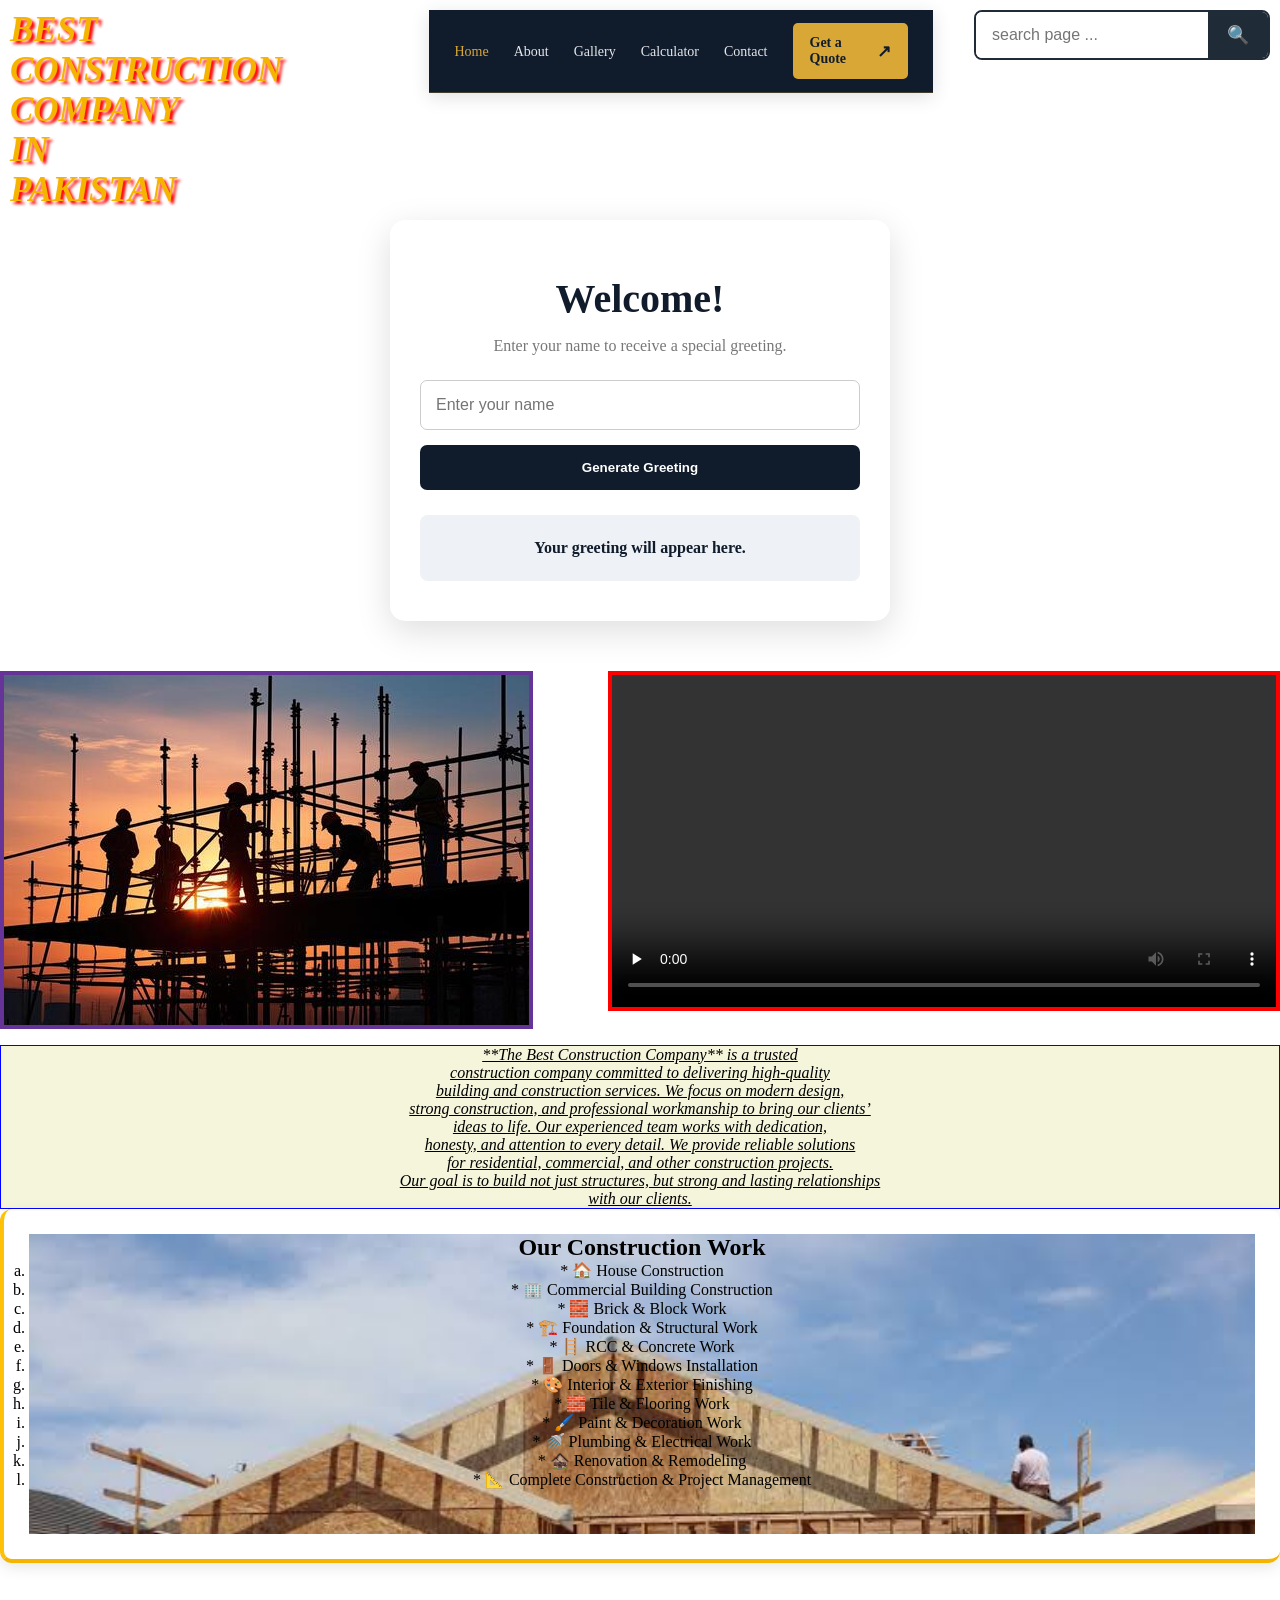
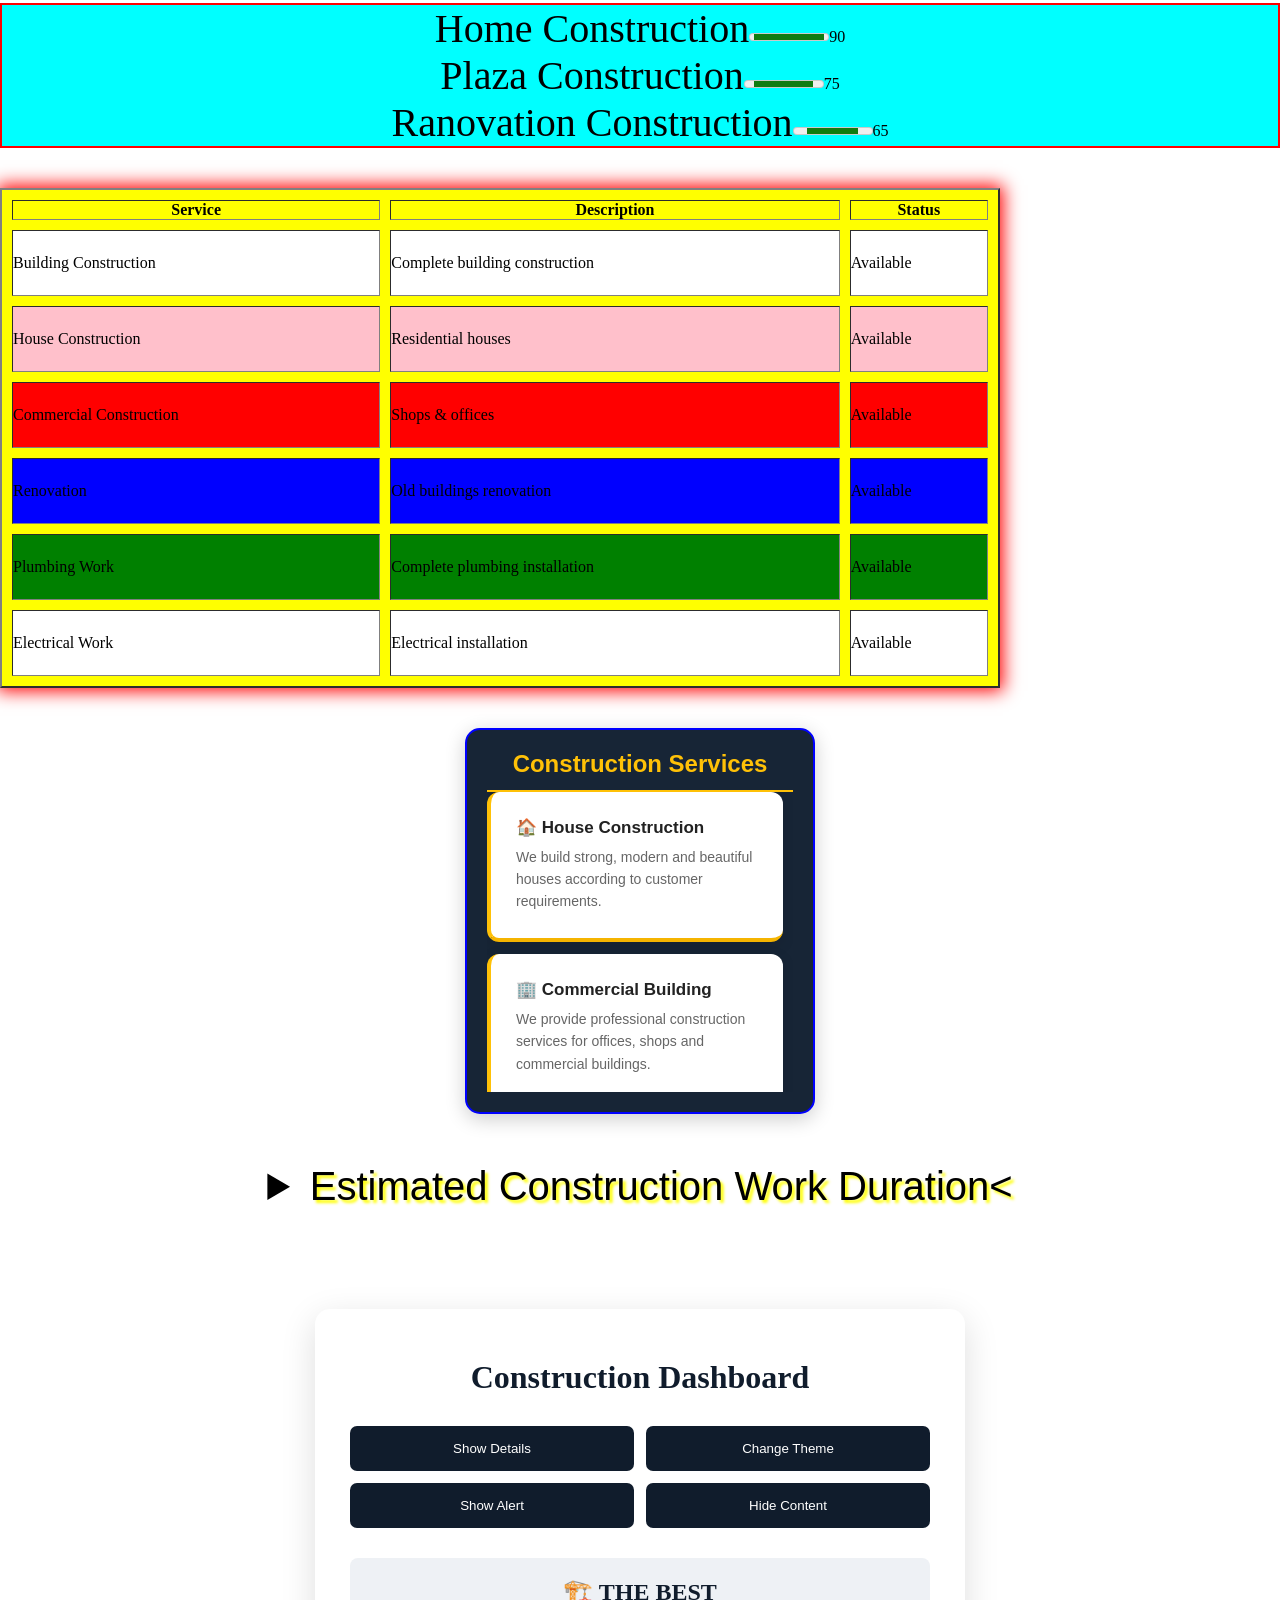
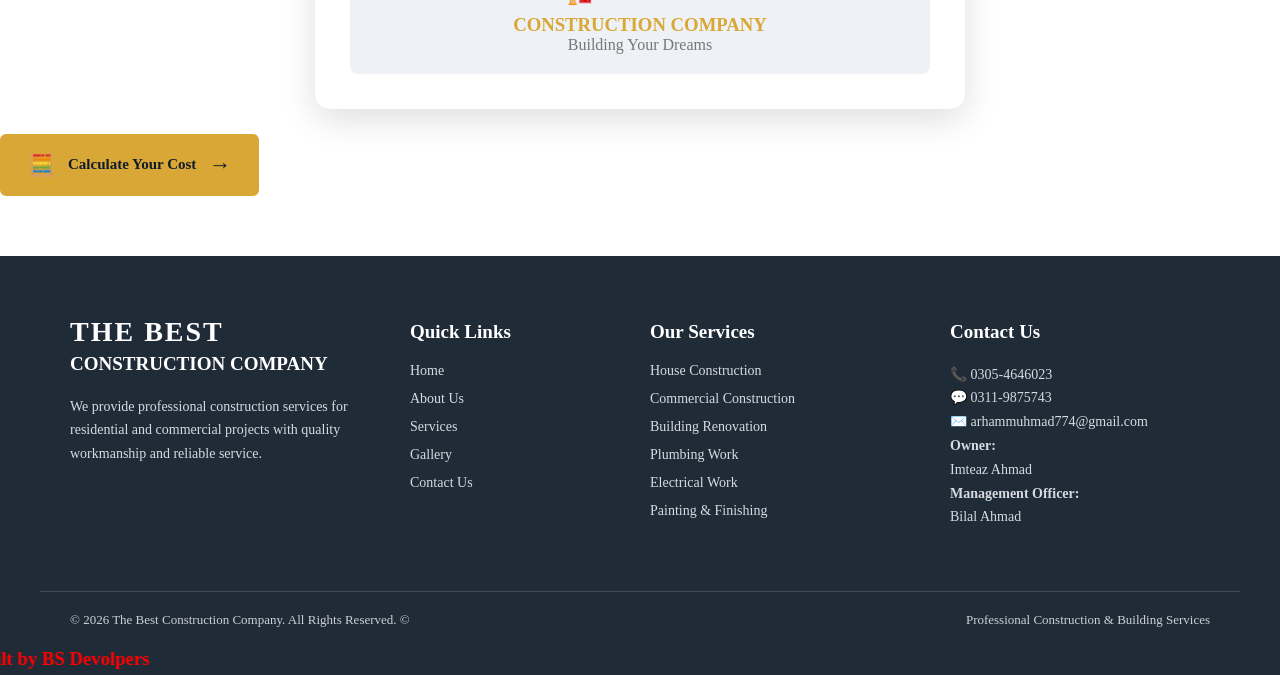
<file: index.html>
<!DOCTYPE html>
<html lang="en">
<head>
    <!-- Character Encoding -->
    <meta charset="UTF-8">

    <!-- Mobile Responsive -->
    <meta name="viewport" content="width=device-width, initial-scale=1.0">

    <!-- Website Title -->
<title>The Best Construction Company in Pakistan | Building Services</title>
    <!-- SEO Description -->

<meta name="description" content="The Best Construction Company offers professional house construction, commercial buildings, renovation and quality construction services across Pakistan.">
    <!-- Search Engine Instructions -->
    <meta name="robots" content="index, follow">

    <!-- Website Author -->
    <meta name="author" content="The Best Construction Company">

    <!-- Theme Color -->
    <meta name="theme-color" content="#ffffff">

    <!-- Open Graph Social Sharing -->
    <meta property="og:title" content="The Best Construction Company">

<meta name="description" content="The Best Construction Company offers professional house construction, building design, renovation and building services across Pakistan. Explore our construction projects and contact us today.">

    <meta property="og:type" content="website">
  <script src="index.js" defer></script>
  <link rel="stylesheet" href="index.css">
  <link rel="stylesheet" href="roborts.tst">
  <link rel="stylesheet" href="sitemap.xml">
  <style>
    .meta{
      background-color: aqua;
    }
    .and{
      color:blueviolet;
      font-size: 20px;
      font-weight: bold;
      font-style: italic;
      text-transform: uppercase;
      text-align: justify;
      word-spacing: 10px;
    }
    .para{
      text-align: justify;
      text-align: center;
      color: aliceblue;
    }
    .video{
      text-align: right;
      margin-bottom: 30px;
    }
    .container{
      display: flex;
      justify-content: space-between;
    }
.top-section {
    width: 100%;
    display: flex;
    justify-content: space-between;
    align-items: flex-start;
    padding: 10px;
}


/* COMPANY NAME */

.and {
    width: 45%;
}

.and h1 {
    margin: 0;
    font-size: 40px;
}


/* SEARCH */


.search-box {
    display: flex;
    width: 100%;
    border: 2px solid #202b38;
    border-radius: 8px;
    overflow: hidden;
    background: white;
}

.search-box input {
    flex: 1;
    padding: 14px 16px;
    border: none;
    outline: none;
    font-size: 16px;
}

.search-box button {
    width: 60px;
    border: none;
    background: #202b38;
    color: white;
    font-size: 18px;
    cursor: pointer;
}

.duration-list {
    padding: 20px;
}

.duration-item {
    padding: 15px;
    margin-bottom: 12px;
    background: white;
    border-left: 4px solid #202b38;
    border-radius: 6px;
}

.duration-item h3 {
    margin: 0 0 8px;
    font-size: 17px;
    color: #202b38;
}

.duration-item p {
    padding: 0 !important;
    background: none !important;
    margin: 0 !important;
    color: #555;
}

.duration-item strong {
    color: #202b38;
}

.duration-note {
    margin: 0;
    padding: 15px 20px !important;
    background: #f1f1f1 !important;
    color: #555;
} 


 
   .footer { background: #202b38; color: white; margin-top: 60px; } /* MAIN FOOTER */ .footer-container { max-width: 1200px; margin: auto; padding: 60px 30px; display: grid; grid-template-columns: 1.5fr 1fr 1.3fr 1.3fr; gap: 40px; } /* FOOTER BOX */ .footer-box h2 { margin: 0; font-size: 28px; letter-spacing: 2px; } .footer-box h3 { margin-top: 5px; margin-bottom: 20px; font-size: 19px; } .footer-box p { color: #d5dbe0; line-height: 1.7; font-size: 14px; } /* LIST */ .footer-box ul { list-style: none; padding: 0; margin: 0; } .footer-box ul li { color: #d5dbe0; margin-bottom: 12px; font-size: 14px; cursor: pointer; transition: 0.3s; } .footer-box ul li:hover { color: white; padding-left: 5px; } /* BOTTOM */ .footer-bottom { border-top: 1px solid rgba(255,255,255,0.15); max-width: 1200px; margin: auto; padding: 20px 30px; display: flex; justify-content: space-between; align-items: center; gap: 20px; } .footer-bottom p { margin: 0; color: #cbd1d6; font-size: 13px; } /* MOBILE */ @media (max-width: 900px) { .footer-container { grid-template-columns: 1fr 1fr; } } @media (max-width: 600px) { .footer-container { grid-template-columns: 1fr; padding: 40px 25px; } .footer-bottom { flex-direction: column; text-align: center; } }
   
   /* MAIN CONTAINER */

.overflow-container {
    width: 350px;
    margin: 40px auto;
    padding: 20px;
    background: #172536;
    border-radius: 15px;
    box-shadow: 0 5px 20px rgba(0, 0, 0, 0.2);
    font-family: Arial, sans-serif;
}


/* HEADING */

.overflow-container h2 {
    color: #ffc107;
    text-align: center;
    margin-top: 0;
    padding-bottom: 12px;
    border-bottom: 2px solid #ffc107;
}


/* SCROLL AREA */

.overflow-content {
    height: 300px;
    overflow-y: auto;
    overflow-x: hidden;
    padding-right: 10px;
}


/* CONTENT BOXES */

.service-box {
    background: #26384b;
    padding: 15px;
    margin-bottom: 12px;
    border-left: 4px solid #ffc107;
    border-radius: 8px;
    transition: 0.3s;
}

.service-box:hover {
    background: #344b63;
    transform: translateX(4px);
}


/* BOX HEADING */

.service-box h3 {
    color: white;
    font-size: 17px;
    margin: 0 0 8px;
}


/* BOX PARAGRAPH */

.service-box p {
    color: #d6deea;
    font-size: 14px;
    line-height: 1.6;
    margin: 0;
}


/* SCROLLBAR DESIGN */

.overflow-content::-webkit-scrollbar {
    width: 7px;
}

.overflow-content::-webkit-scrollbar-track {
    background: #101923;
    border-radius: 10px;
}

.overflow-content::-webkit-scrollbar-thumb {
    background: #ffc107;
    border-radius: 10px;
}

.overflow-content::-webkit-scrollbar-thumb:hover {
    background: #ffdb65;
}
.overflow-container{
    resize: both;
    border: 2px solid blue;
}
 .animated-heading {
    animation: slideUp 5.2s ease-out 10;
}

.animated-heading h1 {
    color: #f5b400;
    font-size: 35px;
}

.animated-heading p {
    color: white;
    font-size: 20px;
}

@keyframes slideUp {
    from {
        opacity: 0;
        transform: translateY(50px);
    }

    to {
        opacity: 1;
        transform: translateY(0);
    }
}
.service-box {
    background: white;
    padding: 25px;
    border-radius: 12px;
    border-bottom: 4px solid #f5b400;

    box-shadow: 0 4px 15px rgba(0, 0, 0, 0.1);

    transition: transform 0.3s ease,
                box-shadow 0.3s ease;
}

.service-box:hover {
    transform: translateY(-10px);
    box-shadow: 0 12px 25px rgba(0, 0, 0, 0.2);
}

.service-box h3 {
    color: #222;
}

.service-box p {
    color: #666;
    line-height: 1.6;
}
</style>
</head>
<body>

<div class="top-section">

     <div class="animated-heading">
    <div style="text-shadow: 3px 3px 3px red;" class="and">
        <h1>
          Best Construction <br> Company in <br> Pakistan
       </h1>
    </div>
     </div>
   

<!-- PROFESSIONAL NAVBAR -->

<nav class="main-navbar">

    <div class="nav-container">



        <!-- Mobile Menu Checkbox -->

        <input type="checkbox" id="nav-toggle">

        <label for="nav-toggle" class="menu-icon">
            <span></span>
            <span></span>
            <span></span>
        </label>


        <!-- Navigation Links -->

        <ul class="nav-links">

            <li>
                <a href="Home page.html" class="active">Home</a>
            </li>

            <li>
                <a href="about.html">About</a>
            </li>

        

            <li>
                <a href="gallry.html">Gallery</a>
            </li>

            <li>
                <a href="calculator.html">Calculator</a>
            </li>

            <li>
                <a href="Contact Page.html">Contact</a>
            </li>

            <li class="quote-item">
                <a href="Contact Page.html" class="quote-btn">
                    Get a Quote <span>↗</span>
                </a>
            </li>

        </ul>

    </div>

</nav>


    <!-- Search Bar -->
    <div class="search-container">

        <div class="search-box">
              <input placeholder="search page ..." type="text" name="construction" aut list="construction">
           <datalist id="construction">
              <option value="Home page">Home page</option>
              <option value="gallry page">gallry page</option>
              <option value="Contact page">Contact page</option>
           </datalist>

            <button type="submit">🔍</button>
        </div>

      
           
        
        
    </div>

  </div>




 <center> <div class="greet-container">

        <h1>Welcome!</h1>
        <p>Enter your name to receive a special greeting.</p>

        <input type="text" id="userName" placeholder="Enter your name">

        <button onclick="greetUser()">Generate Greeting</button>

        <div id="message">
            Your greeting will appear here.
        </div>

    </div>

</center>  





 <div class="container" style="margin-top: 50px;">
   <div>
     <a href="gallry.html" target="_blank">
     <img style="border: 4px solid rebeccapurple;" src="construction-workers-building-project.jpg.jpg" title="Construction Workers at Building Project" alt="Construction workers working on a building project in Pakistan" loading="lazy">
     </a>
   </div>
   <div class="video">
     <video style="border: 4px solid red;" controls height="340px" preload="none" autoplay loopz src="istockphoto-2246061548-640_adpp_is.mp4"></video>
   </div>
 </div>


<div>
  <div class="para" style="border: solid 1px blue; background-color: beige;">
    <mark><u><i><p>**The Best Construction Company** is a trusted <br>construction company committed to delivering high-quality <br>building and construction services. We focus on modern design,<br> strong construction, and professional workmanship to bring our clients’ <br> ideas to life. Our experienced team works with dedication,<br> honesty, and attention to every detail. We provide reliable solutions <br> for residential, commercial, and other construction projects. <br> Our goal is to build not just structures, but strong and lasting relationships <br> with our clients.
    </p></i></u></mark> 
  </div>
  <div class="service-box">
 <div class="meta" style="background-image: url(images\ \(25\).jpeg);background-repeat: no-repeat;background-size: cover;  filter: blur(-150px);  inset: 0;height: 300px; ">
  <center><ol type="a">
  <h2><b>Our Construction Work</b></h2> 
  <li>
  * 🏠 House Construction
  </li>
  <li>
  * 🏢 Commercial Building Construction
  </li>
  <li>
  * 🧱 Brick & Block Work
  </li>
  <li>
  * 🏗️ Foundation & Structural Work
  </li>
  <li>
  * 🪜 RCC & Concrete Work
  </li>
  <li>
  * 🚪 Doors & Windows Installation
  </li>
  <li>
  * 🎨 Interior & Exterior Finishing
  </li>
  <li>
  * 🧱 Tile & Flooring Work
  </li>
  <li>
  * 🖌️ Paint & Decoration Work
  </li>
  <li>
  * 🚿 Plumbing & Electrical Work
  </li>
  <li>
  * 🏚️ Renovation & Remodeling
  </li>
  <li>
  * 📐 Complete Construction & Project Management
  </li>
  </ol>
  
  </center>
  </div>
</div> 
</div>
<div style="margin-top: 40px;margin-bottom: 40px; border: 2px solid red; background-color: aqua;">
  <center>
  <span style="font-size: 40px;">Home Construction</span><span><meter value="90" max="100" min="0" width="1000px"></meter></span>90<span></span>
  </center>
  <center>
  <span style="font-size: 40px;">Plaza Construction</span><span><meter value="75" max="100" min="0"></meter></span>75<span></span>
  </center>
  <center>
  <span style="font-size: 40px;">Ranovation Construction</span><span ><meter value="65" max="100" min="0"></meter></span>65<span></span>
  </center>
</div>
<div>
  <table bgcolor="yellow" border="2px" align="center" cellpadding="20px" cellspacing="10px" height="500px" width="1000px" style="box-shadow: 0px 0px 17px 3px red ;">
  <thead>
    <tr>
      <th>Service</th>
      <th>Description</th>
      <th>Status</th>
    </tr>
  </thead>
  <tbody>
    <tr bgcolor="white">
      <td>Building Construction</td>
      <td>Complete building construction</td>
      <td>Available</td>
    </tr>
    <tr bgcolor="pink">
      <td>House Construction</td>
      <td>Residential houses</td>
      <td>Available</td>
    </tr>
      <tr bgcolor="red">
      <td>Commercial Construction</td>
      <td>Shops & offices</td>
      <td>Available</td>
    </tr> 
     <tr bgcolor="blue">
      <td>Renovation</td>
      <td>Old buildings renovation</td>
      <td>Available</td>
    </tr>
       <tr bgcolor="green">
      <td>Plumbing Work</td>
      <td>Complete plumbing installation</td>
      <td>Available</td>
    </tr>   
    <tr bgcolor="white">
      <td>Electrical Work</td>
      <td>Electrical installation</td>
      <td>Available</td>
    </tr>   
  </tbody>
 </table>
</div>

<div class="overflow-container">

    <h2>Construction Services</h2>

    <div class="overflow-content">

        <div class="service-box">
            <h3>🏠 House Construction</h3>
            <p>We build strong, modern and beautiful houses according to customer requirements.</p>
        </div>

        <div class="service-box">
            <h3>🏢 Commercial Building</h3>
            <p>We provide professional construction services for offices, shops and commercial buildings.</p>
        </div>

        <div class="service-box">
            <h3>🧱 Brick Work</h3>
            <p>Our team provides quality brickwork with proper measurements and strong materials.</p>
        </div>

        <div class="service-box">
            <h3>🎨 Painting Work</h3>
            <p>We provide professional interior and exterior painting services.</p>
        </div>

        <div class="service-box">
            <h3>⚡ Electrical Work</h3>
            <p>We provide electrical wiring and installation services for buildings and houses.</p>
        </div>

        <div class="service-box">
            <h3>🚿 Plumbing Work</h3>
            <p>We install and maintain water pipes, drainage systems and bathroom fittings.</p>
        </div>

    </div>

</div>


<div class="company-details">

    <details style="text-align: center; margin-top: 50px; font-size: 40px; font-family: Verdana, Geneva, Tahoma, sans-serif;">
        <summary style="text-shadow: 3px 3px 3px yellow;">Estimated Construction Work Duration<</summary>

        <div class="duration-list">

            <div class="duration-item">
                <h3>🏠 Small House Construction</h3>
                <p>
                    Estimated Duration:
                    <strong>3–5 Months</strong>
                </p>
            </div>

            <div class="duration-item">
                <h3>🏠 Medium House Construction</h3>
                <p>
                    Estimated Duration:
                    <strong>5–8 Months</strong>
                </p>
            </div>

            <div class="duration-item">
                <h3>🏢 Commercial Building</h3>
                <p>
                    Estimated Duration:
                    <strong>8–14 Months</strong>
                </p>
            </div>

            <div class="duration-item">
                <h3>🔨 Renovation Work</h3>
                <p>
                    Estimated Duration:
                    <strong>1–4 Months</strong>
                </p>
            </div>

            <div class="duration-item">
                <h3>🎨 Finishing Work</h3>
                <p>
                    Estimated Duration:
                    <strong>1–2 Months</strong>
                </p>
            </div>

            <div class="duration-item">
                <h3>⚡ Electrical & Plumbing Work</h3>
                <p>
                    Estimated Duration:
                    <strong>2–6 Weeks</strong>
                </p>
            </div>

        </div>

        <p class="duration-note">
            <strong>Note:</strong>
            Project duration may vary depending on project size,
            design, materials, weather conditions and site requirements.
        </p>

    </details>

</div>



<center><div style="margin-top: 100px;" class="control-container">

    <h1>Construction Dashboard</h1>

    <div class="buttons">

        <button onclick="showDetails()">
            Show Details
        </button>

        <button onclick="changeTheme()">
            Change Theme
        </button>

        <button onclick="showMessage()">
            Show Alert
        </button>

        <button onclick="hideContent()">
            Hide Content
        </button>

    </div>

    <div id="details">
        <h2>Project Details</h2>
        <p>Project: House Construction</p>
        <p>Status: In Progress</p>
        <p>Quality: Premium</p>
    </div>

    <div id="company">
        <h2>🏗️ THE BEST</h2>
        <h3>CONSTRUCTION COMPANY</h3>
        <p>Building Your Dreams</p>
    </div>

</div>

</center>


<!-- Construction Calculator Button -->

<div class="calculator-cta">

    <a href="calculator.html" class="calculator-btn">

        <span class="calculator-icon">🧮</span>

        <span class="calculator-text">
            Calculate Your Cost
        </span>

        <span class="calculator-arrow">→</span>

    </a>

</div>


<footer class="footer"> <div class="footer-container"> <!-- Company Information --> <div class="footer-box"> <h2>THE BEST</h2> <h3>CONSTRUCTION COMPANY</h3> <p> We provide professional construction services for residential and commercial projects with quality workmanship and reliable service. </p> </div> <!-- Quick Links --> <div class="footer-box"> <h3>Quick Links</h3> <ul> <li>Home</li> <li>About Us</li> <li>Services</li> <li>Gallery</li> <li>Contact Us</li> </ul> </div> <!-- Services --> <div class="footer-box"> <h3>Our Services</h3> <ul> <li>House Construction</li> <li>Commercial Construction</li> <li>Building Renovation</li> <li>Plumbing Work</li> <li>Electrical Work</li> <li>Painting & Finishing</li> </ul> </div> <!-- Contact --> <div class="footer-box"> <h3>Contact Us</h3> <p>📞 0305-4646023</p> <p>💬 0311-9875743</p> <p>✉️ arhammuhmad774@gmail.com</p> <p> <strong>Owner:</strong><br> Imteaz Ahmad </p> <p> <strong>Management Officer:</strong><br> Bilal Ahmad </p> </div> </div> <!-- Bottom Footer --> <div class="footer-bottom"> <p> © 2026 The Best Construction Company. All Rights Reserved. &copy; </p> <p> Professional Construction & Building Services </p> </div> <h3><marquee behavior="" direction="right" style="color: red;">This is construction website built by BS Devolpers</marquee></h3> </footer>

</body>
</html>
</file>
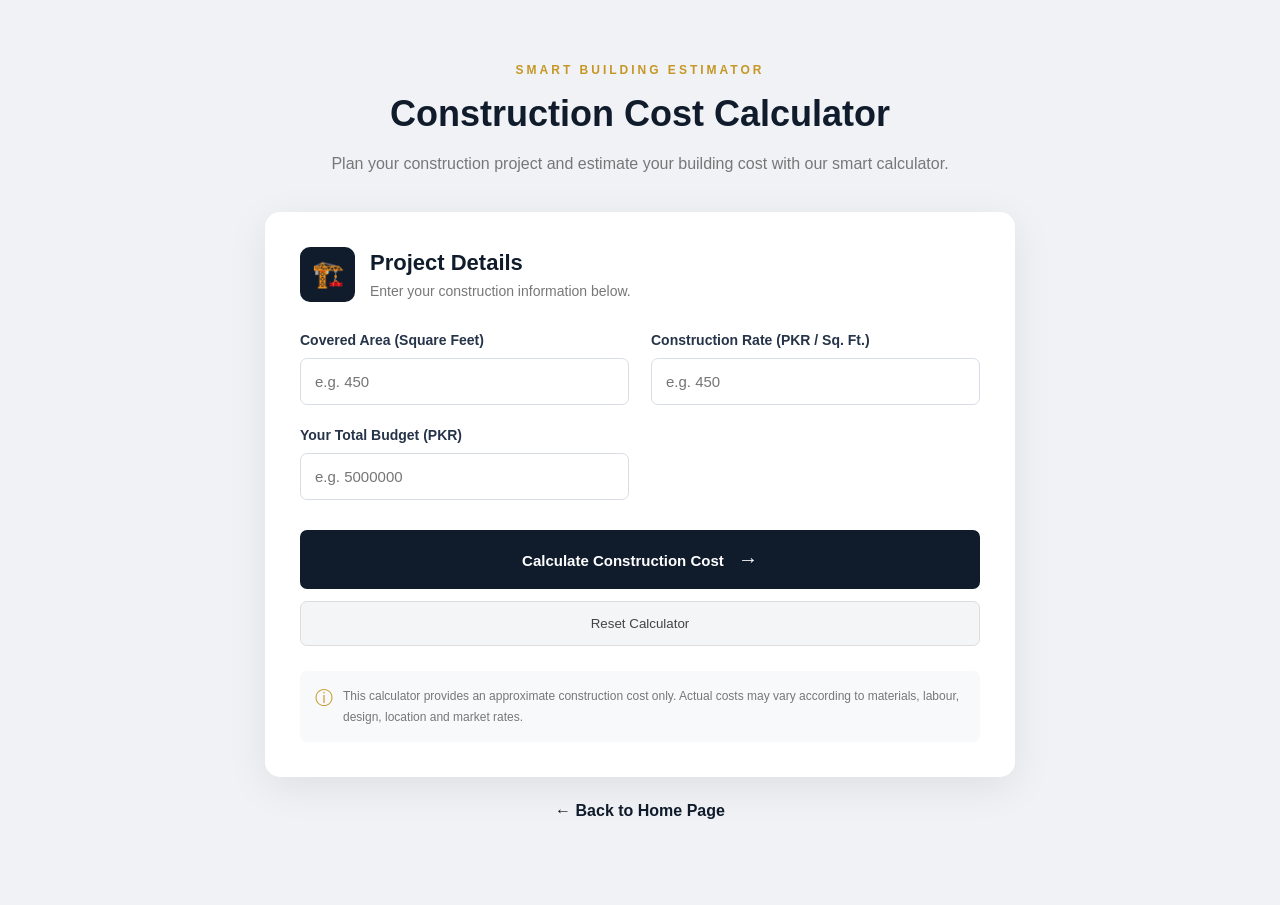
<file: calculator.html>
<!DOCTYPE html>
<html lang="en">
<head>

    <meta charset="UTF-8">

    <meta name="viewport" content="width=device-width, initial-scale=1.0">

    <title>Construction Cost Calculator | The Best</title>

    <link rel="stylesheet" href="calculator.css">

</head>
<body>

    <section class="calc-page">

        <div class="calc-header">

            <span class="calc-tag">SMART BUILDING ESTIMATOR</span>

            <h1>Construction Cost Calculator</h1>

            <p>
                Plan your construction project and estimate
                your building cost with our smart calculator.
            </p>

        </div>


        <div class="calc-card">

            <div class="calc-heading">

                <div class="calc-icon">🏗️</div>

                <div>
                    <h2>Project Details</h2>
                    <p>Enter your construction information below.</p>
                </div>

            </div>


            <div class="calc-form">

                <!-- Covered Area -->

                <div class="calc-field">

                    <label for="area">
                        Covered Area (Square Feet)
                    </label>

                    <input
                        type="number"
                        id="area"
                        placeholder="e.g. 450"
                        min="1"
                    >

                </div>


                <!-- Rate -->

                <div class="calc-field">

                    <label for="rate">
                        Construction Rate (PKR / Sq. Ft.)
                    </label>

                    <input
                        type="number"
                        id="rate"
                        placeholder="e.g. 450"
                        min="1"
                    >

                </div>


                <!-- Budget -->

                <div class="calc-field">

                    <label for="budget">
                        Your Total Budget (PKR)
                    </label>

                    <input
                        type="number"
                        id="budget"
                        placeholder="e.g. 5000000"
                        min="0"
                    >

                </div>

            </div>


            <!-- Buttons -->

            <div class="calc-buttons">

                <button onclick="calculateCost()" class="calculate-btn">
                    Calculate Construction Cost
                    <span>→</span>
                </button>

                <button onclick="resetCalculator()" class="reset-btn">
                    Reset Calculator
                </button>

            </div>


            <!-- Error Message -->

            <p id="errorMessage"></p>


            <!-- Results -->

            <div id="resultBox" class="result-box">

                <h3>YOUR PROJECT ESTIMATE</h3>

                <div class="result-main">

                    <span>Estimated Construction Cost</span>

                    <h2 id="totalCost">Rs. 0</h2>

                </div>


                <div class="result-details">

                    <div class="result-item">

                        <span>Total Covered Area</span>

                        <strong id="showArea">0 Sq. Ft.</strong>

                    </div>


                    <div class="result-item">

                        <span>Construction Rate</span>

                        <strong id="showRate">Rs. 0</strong>

                    </div>


                    <div class="result-item">

                        <span>Your Budget</span>

                        <strong id="showBudget">Rs. 0</strong>

                    </div>


                    <div class="result-item">

                        <span>Budget Status</span>

                        <strong id="budgetStatus">Not Calculated</strong>

                    </div>


                    <div class="result-item final-item">

                        <span>Remaining / Extra Amount</span>

                        <strong id="remainingAmount">Rs. 0</strong>

                    </div>

                </div>

            </div>


            <!-- Disclaimer -->

            <div class="calc-note">

                <span>ⓘ</span>

                <p>
                    This calculator provides an approximate construction
                    cost only. Actual costs may vary according to
                    materials, labour, design, location and market rates.
                </p>

            </div>

        </div>


        <a href="Home page.html" class="back-home">
            ← Back to Home Page
        </a>

    </section>


    <script src="calculator.js"></script>

</body>
</html>
</file>
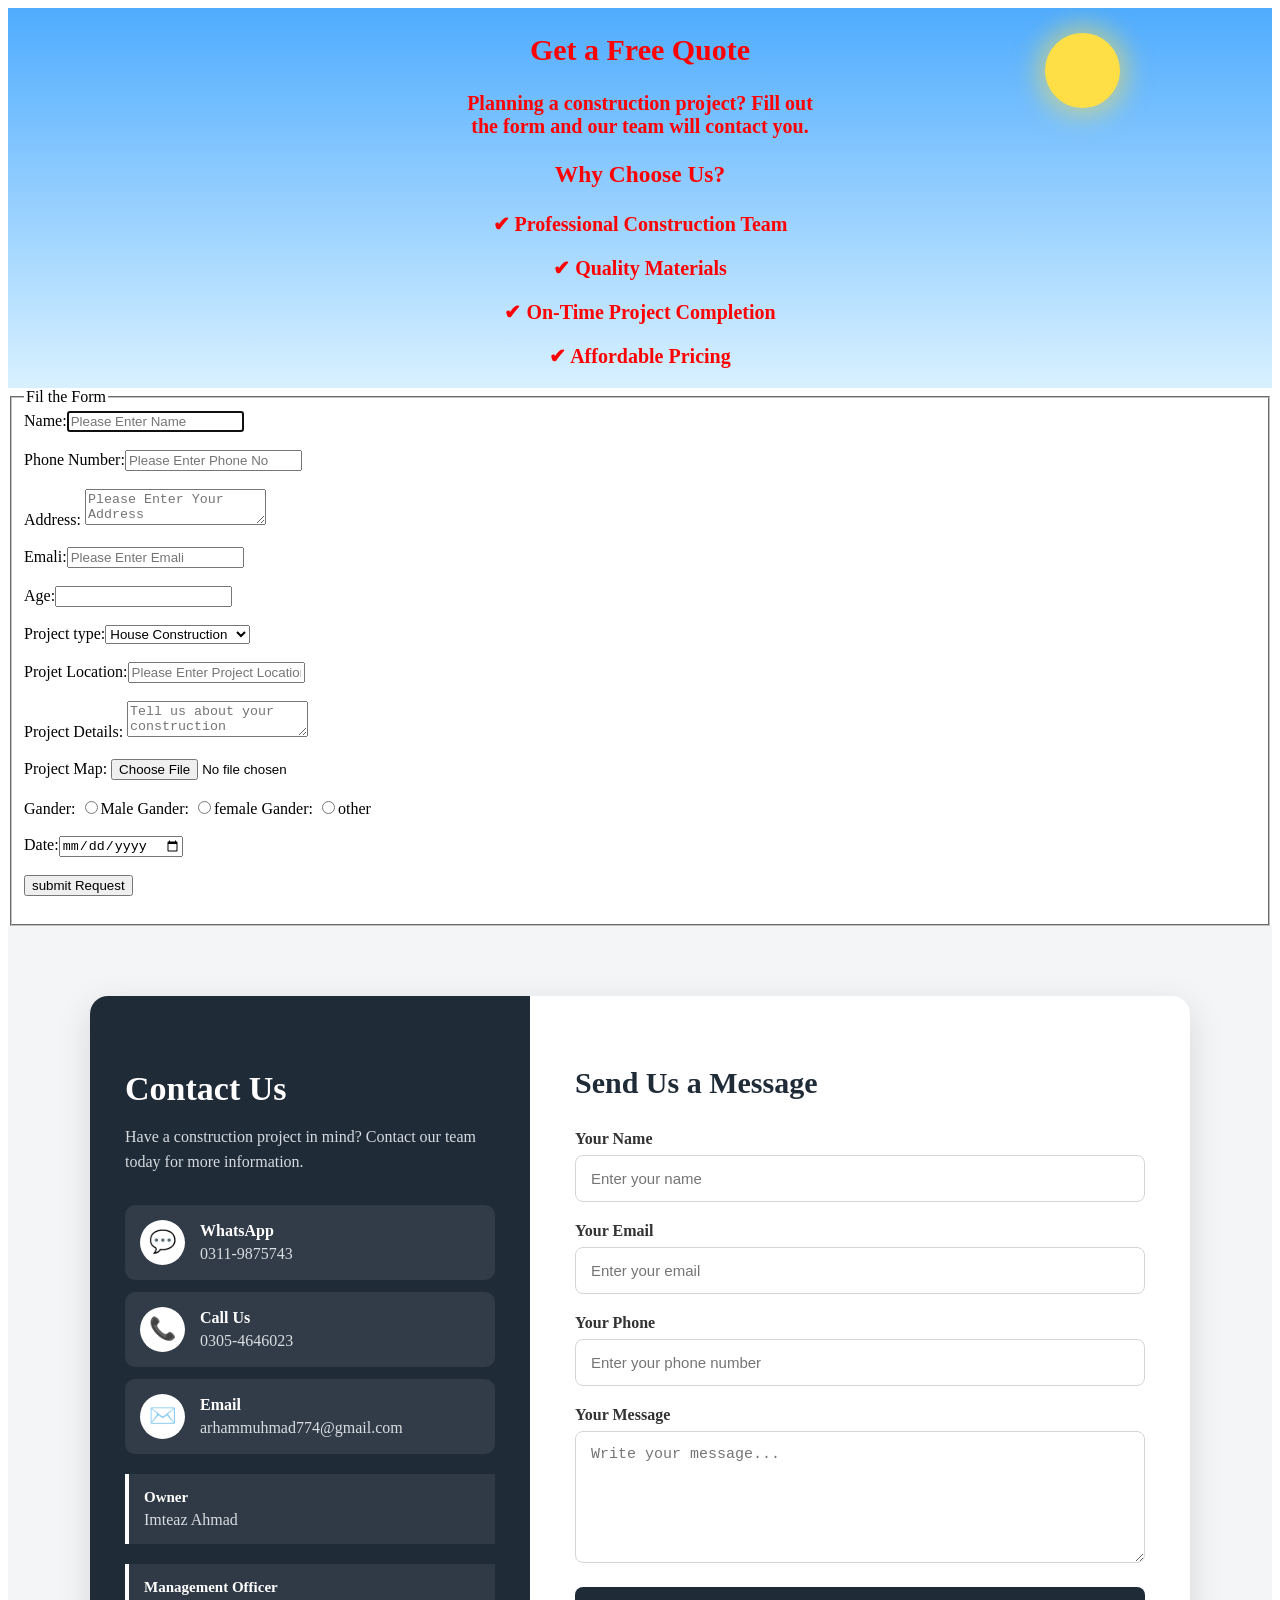
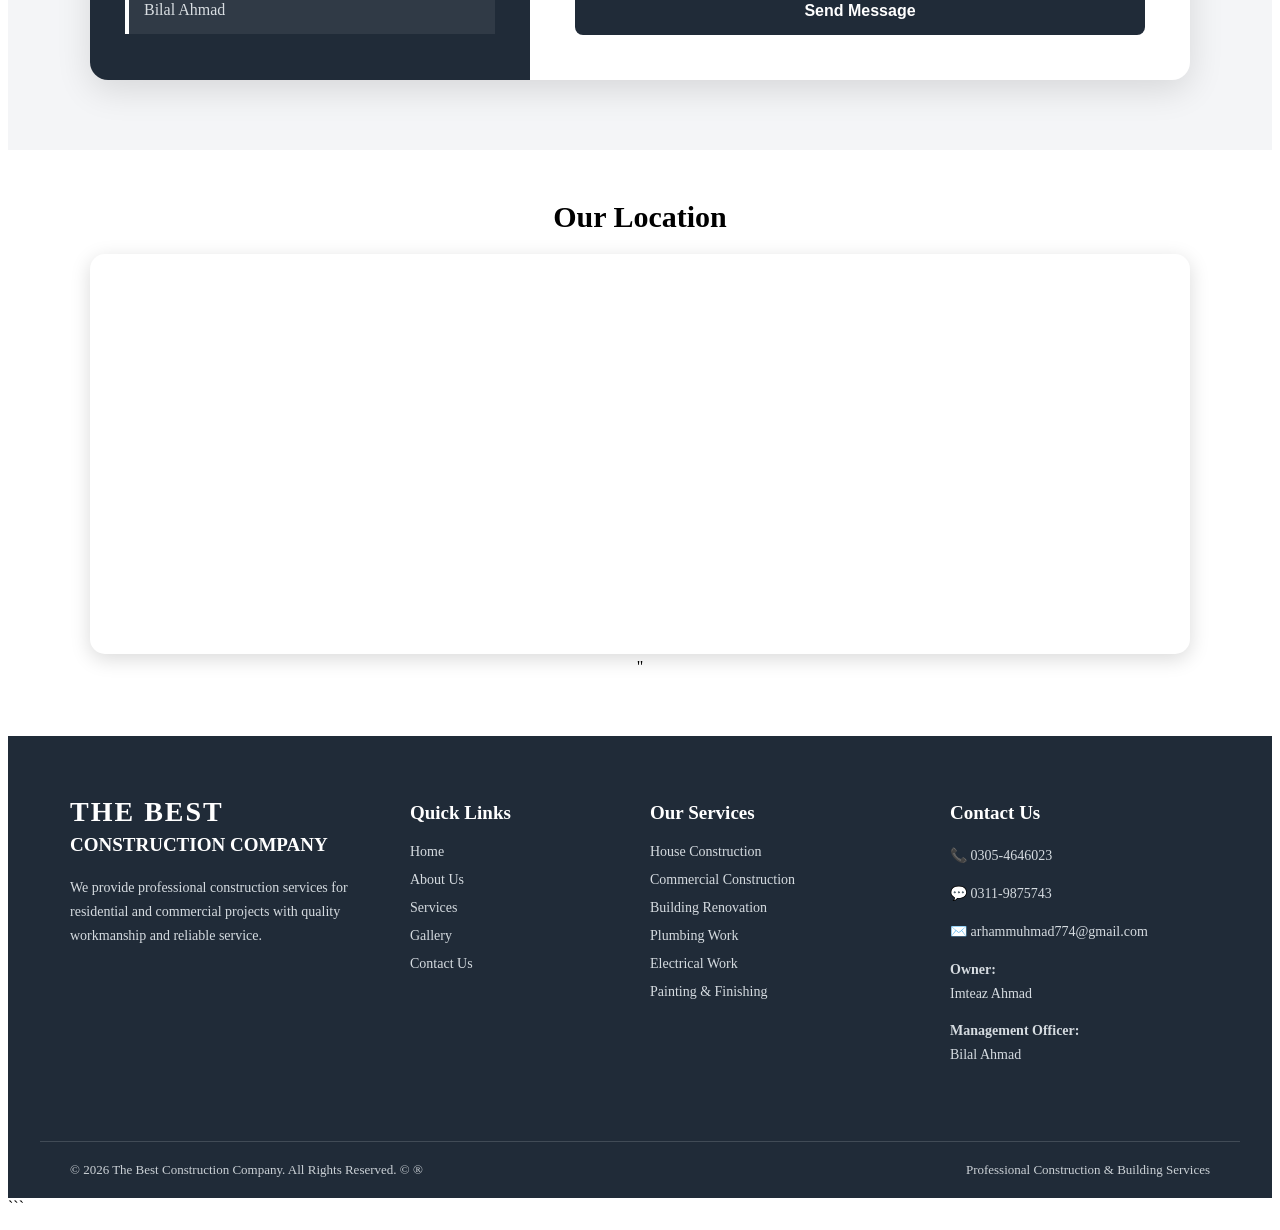
<file: Contact Page.html>
<!DOCTYPE html>
<html lang="en">
<head>
    <meta charset="UTF-8">
    <meta name="viewport" content="width=device-width, initial-scale=1.0">
<title>Contact Us | The Best Construction Company Pakistan</title>
    <meta name="description" content="Contact The Best Construction Company for house construction, commercial building, renovation and other construction services across Pakistan. Get in touch with our team today.">
    <style>
      .meta{
        background-color: gray;
      }
      .best{
       font-size: 20px;
       font-weight: bold;
       color: red;
      }
      .map-section {
    width: 90%;
    max-width: 1100px;
    margin: 50px auto;
    text-align: center;
}

.map-section h2 {
    font-size: 30px;
    margin-bottom: 20px;
}

.map-section iframe {
    width: 100%;
    height: 400px;
    border-radius: 15px;
    border: none;
    box-shadow: 0 5px 20px rgba(0,0,0,0.15);
}
* {
    box-sizing: border-box;
}

.contact-section {
    width: 100%;
    padding: 70px 20px;
    background: #f4f5f7;
}

.contact-container {
    max-width: 1100px;
    margin: auto;

    display: grid;
    grid-template-columns: 40% 60%;

    background: white;
    border-radius: 18px;
    overflow: hidden;

    box-shadow: 0 10px 35px rgba(0,0,0,0.12);
}


/* LEFT SIDE */

.contact-info {
    background: #202b38;
    color: white;
    padding: 45px 35px;
}

.contact-info h2 {
    font-size: 34px;
    margin-bottom: 15px;
}

.contact-intro {
    color: #d5dbe0;
    line-height: 1.6;
    margin-bottom: 30px;
}


/* CONTACT ITEMS */

.contact-item {
    display: flex;
    align-items: center;
    gap: 15px;

    text-decoration: none;
    color: white;

    padding: 15px;
    margin: 12px 0;

    border-radius: 10px;
    background: rgba(255,255,255,0.08);

    transition: 0.3s;
}

.contact-item:hover {
    background: rgba(255,255,255,0.17);
    transform: translateX(5px);
}

.contact-icon {
    width: 45px;
    height: 45px;

    display: flex;
    align-items: center;
    justify-content: center;

    background: white;
    border-radius: 50%;

    font-size: 22px;
}

.contact-item h3 {
    margin: 0 0 5px;
    font-size: 16px;
}

.contact-item p {
    margin: 0;
    color: #d8dde1;
}


/* OWNER / MANAGEMENT */

.person-box {
    margin-top: 20px;
    padding: 15px;

    border-left: 4px solid white;
    background: rgba(255,255,255,0.07);
}

.person-box h3 {
    margin: 0 0 5px;
    font-size: 15px;
}

.person-box p {
    margin: 0;
    color: #d8dde1;
}


/* FORM SIDE */

.contact-form {
    padding: 45px;
}

.contact-form h2 {
    font-size: 30px;
    color: #202b38;
    margin-bottom: 30px;
}

.contact-form label {
    display: block;
    margin-bottom: 7px;

    font-weight: 600;
    color: #333;
}

.contact-form input,
.contact-form textarea {
    width: 100%;

    padding: 14px 15px;
    margin-bottom: 20px;

    border: 1px solid #d5d5d5;
    border-radius: 8px;

    outline: none;
    font-size: 15px;
}

.contact-form input:focus,
.contact-form textarea:focus {
    border-color: #202b38;
}

.contact-form textarea {
    resize: vertical;
}


/* SEND BUTTON */

.contact-form button {
    width: 100%;

    padding: 15px;

    border: none;
    border-radius: 8px;

    background: #202b38;
    color: white;

    font-size: 16px;
    font-weight: bold;

    cursor: pointer;

    transition: 0.3s;
}

.contact-form button:hover {
    background: #344454;
    transform: translateY(-2px);
}


/* MOBILE */

@media (max-width: 768px) {

    .contact-container {
        grid-template-columns: 1fr;
    }

    .contact-info,
    .contact-form {
        padding: 30px 25px;
    }

}



.footer {
    width: 100%;
    background: #202b38;
    color: white;
    margin-top: 60px;
}




.footer-container {
    max-width: 1200px;
    margin: auto;

    padding: 60px 30px;

    display: grid;
    grid-template-columns: 1.5fr 1fr 1.3fr 1.3fr;

    gap: 40px;
}


/* =========================
   FOOTER COLUMNS
========================= */

.footer-column h2 {
    margin: 0;
    font-size: 28px;
    letter-spacing: 2px;
}

.footer-column h3 {
    margin-top: 6px;
    margin-bottom: 20px;
    font-size: 19px;
}

.footer-column p {
    color: #d5dbe0;
    line-height: 1.7;
    font-size: 14px;
}


/* =========================
   FOOTER LIST
========================= */

.footer-column ul {
    list-style: none;
    padding: 0;
    margin: 0;
}

.footer-column ul li {
    color: #d5dbe0;
    margin-bottom: 12px;
    font-size: 14px;

    cursor: pointer;

    transition: 0.3s;
}

.footer-column ul li:hover {
    color: white;
    padding-left: 5px;
}


/* =========================
   FOOTER BOTTOM
========================= */

.footer-bottom {
    max-width: 1200px;
    margin: auto;

    padding: 20px 30px;

    border-top: 1px solid rgba(255,255,255,0.15);

    display: flex;
    justify-content: space-between;
    align-items: center;

    gap: 20px;
}

.footer-bottom p {
    margin: 0;
    color: #cbd1d6;
    font-size: 13px;
}


/* =========================
   TABLET
========================= */

@media (max-width: 900px) {

    .footer-container {
        grid-template-columns: 1fr 1fr;
    }

}


/* =========================
   MOBILE
========================= */

@media (max-width: 600px) {

    .footer-container {
        grid-template-columns: 1fr;
        padding: 40px 25px;
    }

    .footer-bottom {
        flex-direction: column;
        text-align: center;
    }

}
.animated-button {
    background: #f5b400;
    color: #222;
    padding: 14px 28px;
    border: none;
    border-radius: 8px;
    font-size: 17px;
    font-weight: bold;
    cursor: pointer;

    transition: all 0.3s ease;
}

.animated-button:hover {
    background: #222;
    color: white;
    transform: translateY(-5px);
    box-shadow: 0 8px 20px rgba(0, 0, 0, 0.25);
}


.best {
    position: relative;
    isolation: isolate;
    overflow: hidden;
}

.best .sky-animation {
    position: absolute;
    inset: 0;
    z-index: -1;
    overflow: hidden;
    pointer-events: none;

    background: linear-gradient(
        to bottom,
        #4facfe,
        #d8f1ff
    );
}

.best .sun {
    position: absolute;
    top: 25px;
    right: 12%;

    width: 75px;
    height: 75px;

    border-radius: 50%;
    background: #ffdf45;

    box-shadow: 0 0 25px 8px rgba(255, 223, 69, 0.5);

    animation: sunGlow 3s ease-in-out infinite alternate;
}

@keyframes sunGlow {
    from {
        box-shadow: 0 0 20px 5px rgba(255, 223, 69, 0.4);
        
    }

    to {
        box-shadow: 5 0 40px 15px rgba(255, 223, 69, 0.7);
    }
}

.best .cloud {
    position: absolute;

    width: 110px;
    height: 32px;

    background: white;
    border-radius: 30px;

    animation: cloudMove 25s linear infinite;
}

.best .cloud span {
    position: absolute;

    background: white;
    border-radius: 50%;
}

.best .cloud span:nth-child(1) {
    width: 42px;
    height: 42px;
    top: -20px;
    left: 15px;
}

.best .cloud span:nth-child(2) {
    width: 55px;
    height: 55px;
    top: -30px;
    left: 38px;
}

.best .cloud span:nth-child(3) {
    width: 38px;
    height: 38px;
    top: -16px;
    left: 75px;
}


.best .cloud1 {
    top: 25%;
    left: -150px;
    animation-duration: 22s;
}

.best .cloud2 {
    top: 55%;
    left: -150px;
    animation-duration: 30s;
    animation-delay: -12s;
}

.best .cloud3 {
    top: 78%;
    left: -150px;
    animation-duration: 26s;
    animation-delay: -6s;
}

@keyframes cloudMove {
    from {
        transform: translateX(0);
    }

    to {
        transform: translateX(calc(100vw + 300px));
    }
}

.best > center {
    position: relative;
    z-index: 1;
}


    </style>
</head>
<body>
 
<div class="best">

    <div class="sky-animation">
        <div class="sun"></div>

        <div class="cloud cloud1">
            <span></span><span></span><span></span>
        </div>

        <div class="cloud cloud2">
            <span></span><span></span><span></span>
        </div>

        <div class="cloud cloud3">
            <span></span><span></span><span></span>
        </div>
    </div>

    <center>
        <h2>Get a Free Quote</h2>

        <p>
            Planning a construction project? Fill out <br>
            the form and our team will contact you.
        </p>

        <div class="info-box">
            <h3>Why Choose Us?</h3>
            <p>✔ Professional Construction Team</p>
            <p>✔ Quality Materials</p>
            <p>✔ On-Time Project Completion</p>
            <p>✔ Affordable Pricing</p>
        </div>
    </center>

</div>

<div>
 <form action="https://formspree.io/f/xyezwyor">
 <fieldset>
    <legend>Fil the Form</legend>
  Name:<input type="text" placeholder="Please Enter Name" required="" autofocus=""/><br><br>
    Phone Number:<input type="text" placeholder="Please Enter Phone No" required=""/><br><br>
  Address: <textarea name="" id="" placeholder="Please Enter Your Address" required=""></textarea><br><br>
    Emali:<input type="email" name="email" placeholder="Please Enter Emali" required=""/><br><br>
    Age:<input type="number" name="Age" required=""/><br><br>
    Project type:<select name="" id="">
 <option value="House Construction">House Construction</option>
 <option value="Commercial Building">Commercial Building</option>
 <option value="Renovation">Renovation</option>
 <option value="Plumbing Work">Plumbing Work</option>
 <option value="Electrical Work">Electrical Work</option>
 <option value="Other">Other</option>
    </select><br><br>
      Projet Location:<input type="text" placeholder="Please Enter Project Location" required=""/><br><br>
        Project Details: <textarea name="" id="" placeholder="Tell us about your construction project..." required=""></textarea><br><br>
        Project Map: <input type="file" name="image"/><br><br>
  Gander: <input type="radio" value="m" name="Gander"/>Male
  Gander: <input type="radio" value="f" name="Gander"/>female
  Gander: <input type="radio" value="o" name="Gander"/>other <br><br>
  Date:<input type="date" name="date" required=""/><br><br>
  <input type="submit" value="submit Request"/><br><br>
 </fieldset>
 </form>
 </div>
 <div>
<section class="contact-section">

    <div class="contact-container">

        <!-- Contact Information -->
        <div class="contact-info">

            <h2>Contact Us</h2>

            <p class="contact-intro">
                Have a construction project in mind?
                Contact our team today for more information.
            </p>

            <!-- WhatsApp -->
            <a href="https://wa.me/923119875743"
               target="_blank"
               class="contact-item">

                <div class="contact-icon">💬</div>

                <div>
                    <h3>WhatsApp</h3>
                    <p>0311-9875743</p>
                </div>

            </a>


            <!-- Call -->
            <a href="tel:+923054646023"
               class="contact-item">

                <div class="contact-icon">📞</div>

                <div>
                    <h3>Call Us</h3>
                    <p>0305-4646023</p>
                </div>

            </a>


            <!-- Gmail -->
            <a href="mailto:arhammuhmad774@gmail.com"
               class="contact-item">

                <div class="contact-icon">✉️</div>

                <div>
                    <h3>Email</h3>
                    <p>arhammuhmad774@gmail.com</p>
                </div>

            </a>


            <!-- Owner -->
            <div class="person-box">

                <h3>Owner</h3>
                <p>Imteaz Ahmad</p>

            </div>


            <!-- Management Officer -->
            <div class="person-box">

                <h3>Management Officer</h3>
                <p>Bilal Ahmad</p>

            </div>

        </div>


        <!-- Message Form -->
        <div class="contact-form">

            <h2>Send Us a Message</h2>

           <form action="https://formspree.io/f/xyezwyor" method="POST">

    <label>Your Name</label>
    <input type="text" name="name"
           placeholder="Enter your name" required>

    <label>Your Email</label>
    <input type="email" name="email"
           placeholder="Enter your email" required>

    <label>Your Phone</label>
    <input type="tel" name="phone"
           placeholder="Enter your phone number">

    <label>Your Message</label>
    <textarea name="message"
              rows="6"
              placeholder="Write your message..."
              required></textarea>
  
   

  <button class="animated-button">
    
        Send Message
   
  </button>
</form>
 
        </div>

    </div>

</section>
 </div>
 <div>
   <section class="map-section">

      <h2>Our Location</h2>

    
      <iframe src="https://www.google.com/maps/embed?pb=!1m14!1m12!1m3!1d35222.08384146311!2d70.29055337690835!3d28.408084803353226!2m3!1f0!2f0!3f0!3m2!1i1024!2i768!4f13.1!5e1!3m2!1sen!2s!4v1789789313777!5m2!1sen!2s" width="600" height="450" style="border:0;" allowfullscreen="" loading="lazy" referrerpolicy="strict-origin-when-cross-origin">
        width="100%"
        height="400"
        style="border:0;"
        allowfullscreen=""
        loading="lazy">
      </iframe>"

   </section>
  </div>


<footer class="footer">

    <div class="footer-container">

        <!-- Company -->
        <div class="footer-column">

            <h2>THE BEST</h2>
            <h3>CONSTRUCTION COMPANY</h3>

            <p>
                We provide professional construction services
                for residential and commercial projects with
                quality workmanship and reliable service.
            </p>

        </div>


        <!-- Quick Links -->
        <div class="footer-column">

            <h3>Quick Links</h3>

            <ul>
                <li>Home</li>
                <li>About Us</li>
                <li>Services</li>
                <li>Gallery</li>
                <li>Contact Us</li>
            </ul>

        </div>


        <!-- Services -->
        <div class="footer-column">

            <h3>Our Services</h3>

            <ul>
                <li>House Construction</li>
                <li>Commercial Construction</li>
                <li>Building Renovation</li>
                <li>Plumbing Work</li>
                <li>Electrical Work</li>
                <li>Painting & Finishing</li>
            </ul>

        </div>


        <!-- Contact Information -->
        <div class="footer-column">

            <h3>Contact Us</h3>

            <p>📞 0305-4646023</p>

            <p>💬 0311-9875743</p>

            <p>✉️ arhammuhmad774@gmail.com</p>

            <p>
                <strong>Owner:</strong><br>
                Imteaz Ahmad
            </p>

            <p>
                <strong>Management Officer:</strong><br>
                Bilal Ahmad
            </p>

        </div>

    </div>


    <!-- Footer Bottom -->

    <div class="footer-bottom">

        <p>
            © 2026 The Best Construction Company.
            All Rights Reserved. &copy; &reg;
        </p>

        <p>
            Professional Construction & Building Services
        </p>

    </div>

</footer>
```


</body>
</html>
</file>
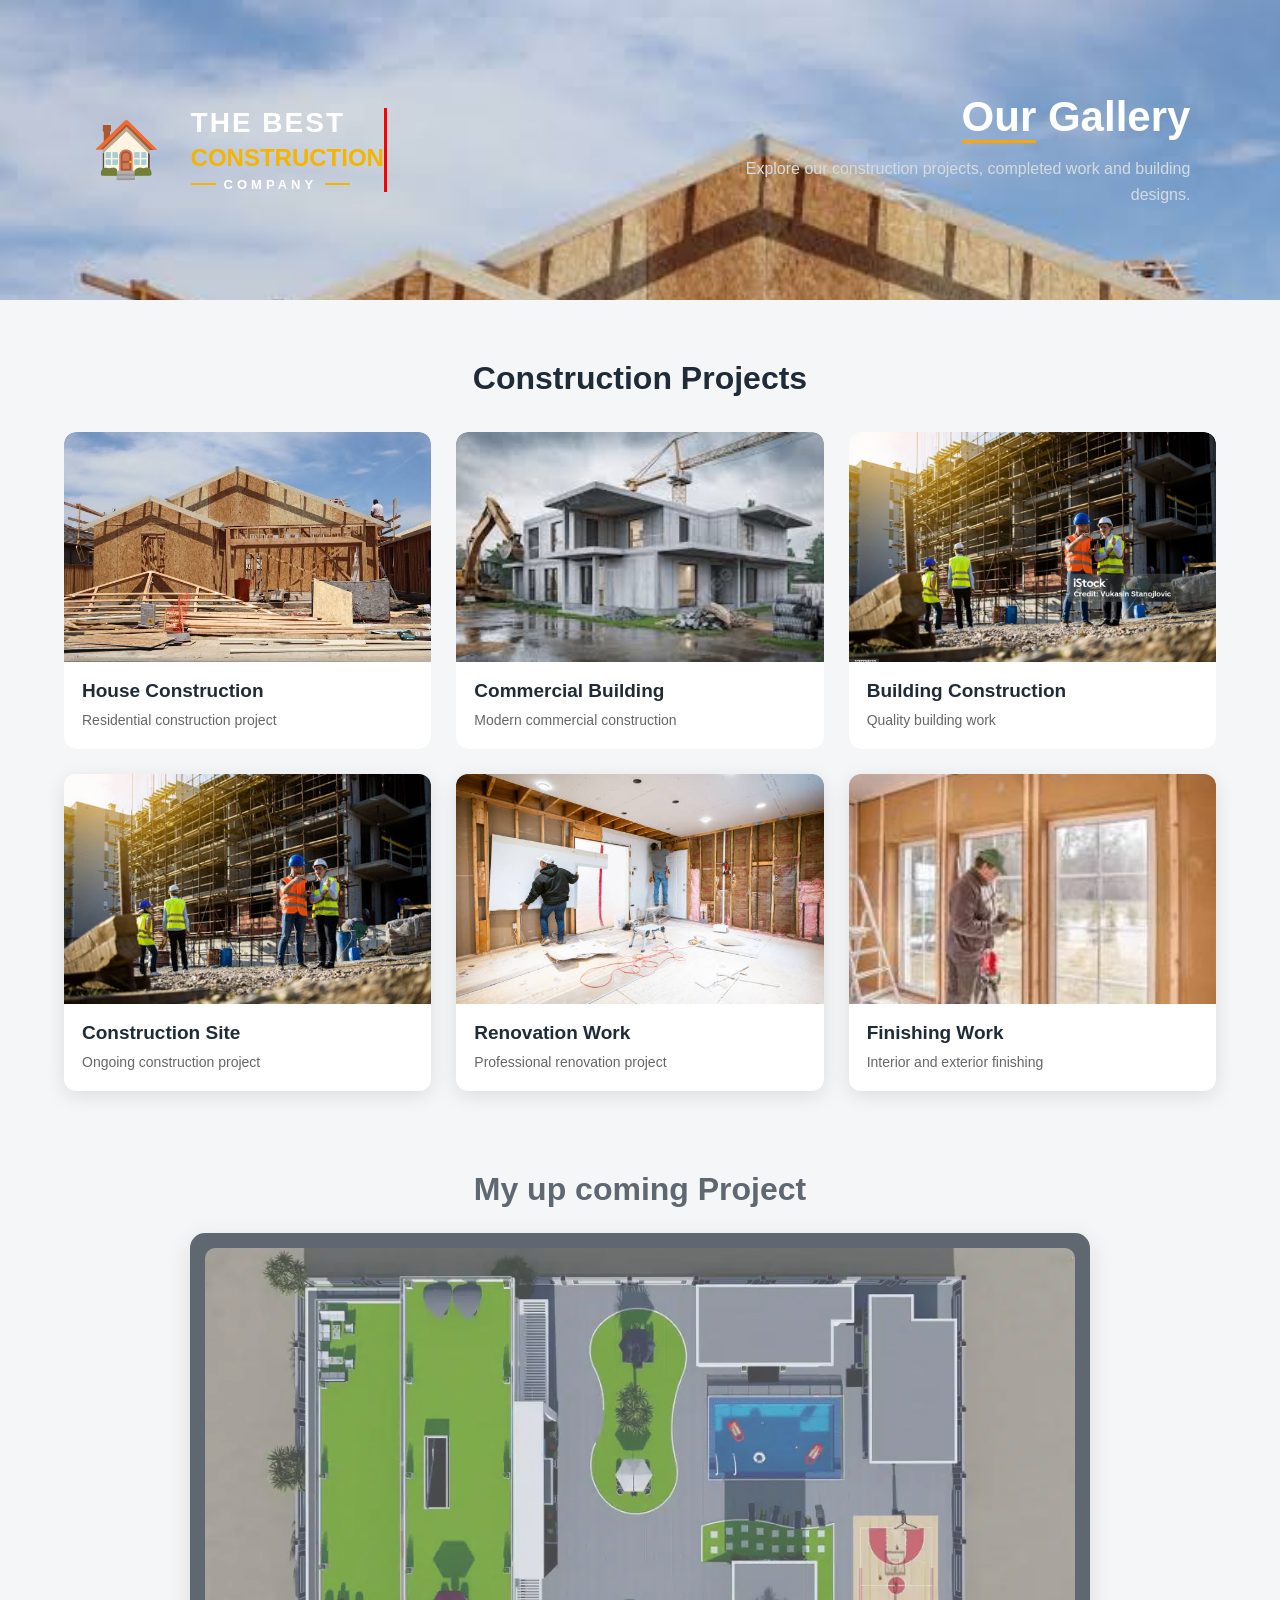
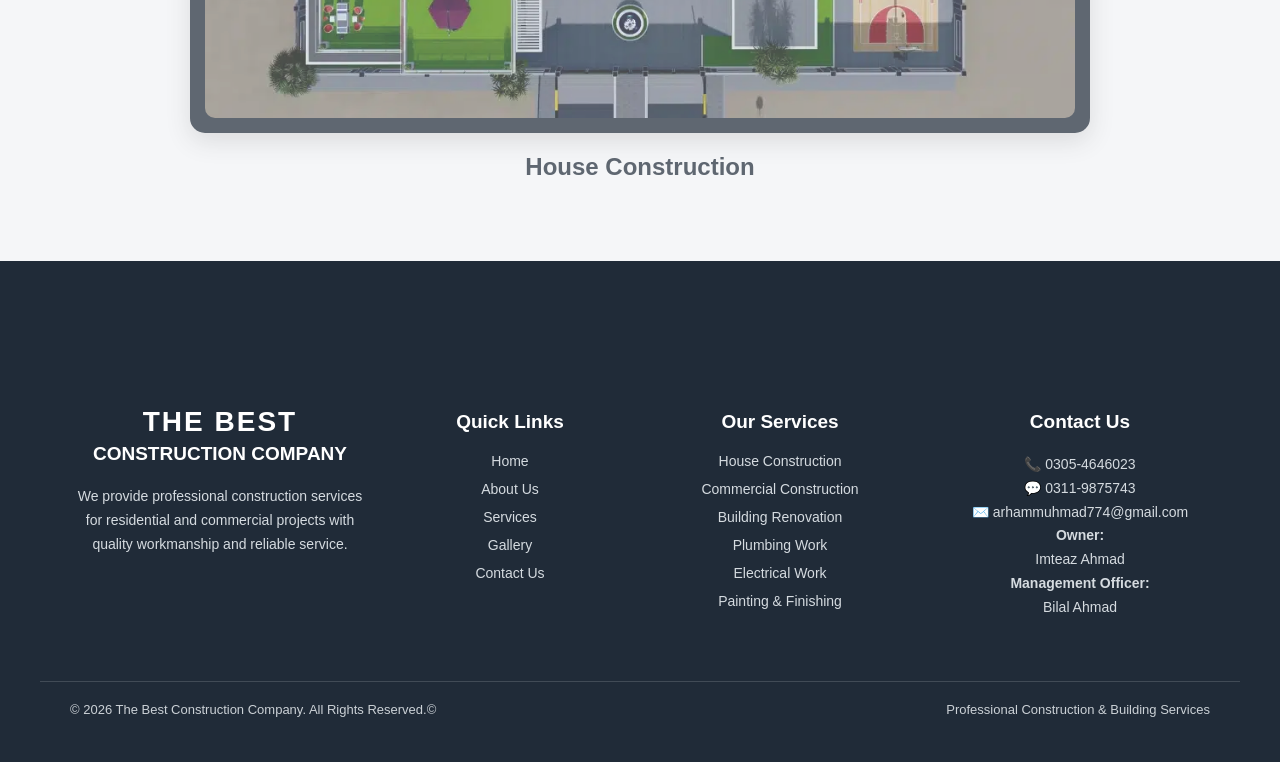
<file: gallry.html>
<!DOCTYPE html>
<html lang="en">
<head>
    <meta charset="UTF-8">
    <meta name="viewport" content="width=device-width, initial-scale=1.0">
    <link rel="stylesheet" href="gallery.css">
<title>Construction Projects Gallery | The Best Construction Company</title>
    <meta name="description" content="Explore The Best Construction Company's gallery of house construction, commercial buildings, renovation projects and modern building designs across Pakistan.">
    <script>
const galleryImages = document.querySelectorAll(".gallery-item img");

const previewImage = document.getElementById("previewImage");

const previewTitle = document.getElementById("previewTitle");

const previewText = document.getElementById("previewText");

galleryImages.forEach(function(image) {

    image.addEventListener("click", function() {

        previewImage.src = image.src;

        previewTitle.textContent =
        image.parentElement
        .querySelector("h3")
        .textContent;

        previewText.textContent =
        image.parentElement
        .querySelector("p")
        .textContent;

        document
        .querySelector(".preview-section")
        .scrollIntoView({
            behavior: "smooth"
        });

    });

});
const favoriteBtn = document.querySelector(".favorite-btn");

favoriteBtn.addEventListener("click", function () {

    if (favoriteBtn.textContent.includes("Add to Favorite")) {

        favoriteBtn.textContent = "❤️ Added to Favorites";

    } else {

        favoriteBtn.textContent = "❤️ Add to Favorite";

    }

});


</script>


    <meta charset="UTF-8">

    <meta name="viewport"
          content="width=device-width, initial-scale=1.0">

    <title>Gallery | The Best Construction Company</title>

    <link rel="stylesheet" href="gallery.css">


</head>
<body>
 <header class="gallery-header" style="background-image: url(images\ \(25\).jpeg); background-repeat: no-repeat;background-size: cover; background-attachment: fixed;">



    <div class="company-name" style="border-right:solid 3px red ;padding-left: 2px;">

    <div class="animated-logo">
    

        <div class="logo-icon">
            🏠
        </div>
     </div>
        <div class="logo-text">

            <h1>THE BEST</h1>

            <h2>CONSTRUCTION</h2>

            <div class="company-line">
                <span></span>
                <p>COMPANY</p>
                <span></span>
            </div>

        </div>

    </div>


    <!-- BORDER + COMPANY NAME -->
    <div class="company-title">

    

    </div>

</div>

    <div class="gallery-title">

        <h2><span style="border-bottom: solid 3px orange;"> Our</span> Gallery</h2>

        <p>
            Explore our construction projects,
            completed work and building designs.
        </p>

    </div>

 </header>
</div>



<main>

    <section class="gallery-section">

        <h2 class="section-title">
            Construction Projects
        </h2>


        <div class="gallery-grid">


            <!-- Image 1 -->
   <div class="animated-card">
            <div class="gallery-item">

                <img src="images (25).jpeg"
                     alt="House Construction">

                <div class="image-info">

                    <h3>House Construction</h3>

                    <p>
                        Residential construction project
                    </p>

                </div>

            </div>

  </div>
            <!-- Image 2 -->
            <div class="animated-card">
            <div class="gallery-item">

                <img src="images (26).jpeg"
                     alt="Commercial Building">

                <div class="image-info">

                    <h3>Commercial Building</h3>

                    <p>
                        Modern commercial construction
                    </p>

                </div>

            </div>

          </div>
            <!-- Image 3 -->
            <div class="animated-card">

            <div class="gallery-item">

                <img src="istockphoto-2117759132-1024x1024.jpg"
                     alt="Building Construction">

                <div class="image-info">

                    <h3>Building Construction</h3>

                    <p>
                        Quality building work
                    </p>

                </div>

            </div>
</div>

            <!-- Image 4 -->

            <div class="gallery-item">

                <img src="images (27).jpeg"
                     alt="Construction Site">

                <div class="image-info">

                    <h3>Construction Site</h3>

                    <p>
                        Ongoing construction project
                    </p>

                </div>

            </div>


            <!-- Image 5 -->

            <div class="gallery-item">

                <img src="istockphoto-2190448800-612x612.jpg"
                     alt="Renovation Work">

                <div class="image-info">

                    <h3>Renovation Work</h3>

                    <p>
                        Professional renovation project
                    </p>

                </div>

            </div>


            <!-- Image 6 -->

            <div class="gallery-item">

                <img src="images (28).jpeg"
                     alt="Finishing Work">

                <div class="image-info">

                    <h3>Finishing Work</h3>

                    <p>
                        Interior and exterior finishing
                    </p>

                </div>

            </div>

        </div>

    </section>


    <section class="preview-section">

    <h2>My up coming Project</h2>

    <div class="preview-box">

        <img id="previewImage"
             src="Top-view-of-modern-house-design-in-pakistan-1024x576.webp"
             alt="Project Preview">

        <!-- Add to Favorite Button -->
        <a href="Contact Page.html"><button class="favorite-btn" type="button">
            ❤️ Add to Favorite
        </button></a>

    </div>

    <h3 id="previewTitle">
        House Construction
    </h3>

</section>
</main>


<footer class="gallery-footer">

<footer class="footer">

    <div class="footer-container">

        <!-- Company Information -->
        <div class="footer-box">

            <h2>THE BEST</h2>
            <h3>CONSTRUCTION COMPANY</h3>

            <p>
                We provide professional construction services
                for residential and commercial projects with
                quality workmanship and reliable service.
            </p>

        </div>


        <!-- Quick Links -->
        <div class="footer-box">

            <h3>Quick Links</h3>

            <ul>
                <li>Home</li>
                <li>About Us</li>
                <li>Services</li>
                <li>Gallery</li>
                <li>Contact Us</li>
            </ul>

        </div>


        <!-- Services -->
        <div class="footer-box">

            <h3>Our Services</h3>

            <ul>
                <li>House Construction</li>
                <li>Commercial Construction</li>
                <li>Building Renovation</li>
                <li>Plumbing Work</li>
                <li>Electrical Work</li>
                <li>Painting & Finishing</li>
            </ul>

        </div>


        <!-- Contact -->
        <div class="footer-box">

            <h3>Contact Us</h3>

            <p>📞 0305-4646023</p>
            <p>💬 0311-9875743</p>
            <p>✉️ arhammuhmad774@gmail.com</p>

            <p>
                <strong>Owner:</strong><br>
                Imteaz Ahmad
            </p>

            <p>
                <strong>Management Officer:</strong><br>
                Bilal Ahmad
            </p>

        </div>

    </div>


    <!-- Bottom Footer -->

    <div class="footer-bottom">

        <p>
            © 2026 The Best Construction Company.
            All Rights Reserved.&copy;
        </p>

        <p>
            Professional Construction & Building Services
        </p>

    </div>

</footer>



</footer>



<script src="gallery.js"></script>

</body>

</html>
</file>
<file: index.css>
* {
    box-sizing: border-box;
}

body {
    margin: 0;
    padding: 0;
    width: 100%;
    overflow-x: hidden;
}

img, video {
    max-width: 100%;
}


* {
    margin: 0;
    padding: 0;
    box-sizing: border-box;
}

.bodytag {
    font-family: Arial, sans-serif;
    background: #eef1f5;
    min-height: 100vh;
    display: flex;
    justify-content: center;
    align-items: center;
}

.greet-container {
    width: 90%;
    max-width: 500px;
    background: white;
    padding: 40px 30px;
    text-align: center;
    border-radius: 15px;
    box-shadow: 0 10px 35px #0002;
}

.greet-container h4 {
    color: #d9a735;
    letter-spacing: 2px;
}

.greet-container h1 {
    color: #101c2c;
    font-size: 40px;
    margin: 15px 0;
}

.greet-container p {
    color: #777;
    margin-bottom: 25px;
}

.greet-container input {
    width: 100%;
    padding: 15px;
    border: 1px solid #ccc;
    border-radius: 7px;
    font-size: 16px;
    outline: none;
}

.greet-container input:focus {
    border-color: #d9a735;
}

.greet-container button {
    width: 100%;
    padding: 15px;
    margin-top: 15px;
    background: #101c2c;
    color: white;
    border: none;
    border-radius: 7px;
    font-weight: bold;
    cursor: pointer;
    transition: 0.3s;
}

.greet-container button:hover {
    background: #d9a735;
    color: #101c2c;
}

#message {
    margin-top: 25px;
    padding: 20px;
    background: #eef1f5;
    color: #101c2c;
    border-radius: 8px;
    line-height: 1.6;
    font-weight: bold;
}



* {
    margin: 0;
    padding: 0;
    box-sizing: border-box;
}

.bodytag {
    font-family: Arial, sans-serif;
    background: #eef1f5;
    min-height: 100vh;
    display: flex;
    justify-content: center;
    align-items: center;
}

.control-container {
    width: 90%;
    max-width: 650px;
    padding: 35px;
    background: white;
    text-align: center;
    border-radius: 15px;
    box-shadow: 0 10px 35px #0002;
}

.control-container h4 {
    color: #d9a735;
    letter-spacing: 2px;
}

.control-container h1 {
    color: #101c2c;
    margin: 15px 0;
}

.control-container p {
    color: #777;
}

.buttons {
    display: grid;
    grid-template-columns: 1fr 1fr;
    gap: 12px;
    margin: 30px 0;
}

.buttons button {
    padding: 15px;
    background: #101c2c;
    color: white;
    border: none;
    border-radius: 7px;
    cursor: pointer;
    transition: 0.3s;
}

.buttons button:hover {
    background: #d9a735;
    color: #101c2c;
}

#details, #company {
    background: #eef1f5;
    padding: 20px;
    margin-top: 15px;
    border-radius: 8px;
}

#details {
    display: none;
}

#details h2 {
    margin-bottom: 12px;
}

#details p {
    margin: 8px;
}

#company h2 {
    color: #101c2c;
    margin-bottom: 8px;
}

#company h3 {
    color: #d9a735;
}

.dark-mode {
    background: #101c2c;
}

.dark-mode .control-container {
    background: #263449;
    color: white;
}

.dark-mode .control-container h1,
.dark-mode #company h2 {
    color: white;
}

@media(max-width: 500px) {
    .buttons {
        grid-template-columns: 1fr;
    }

    .control-container {
        padding: 20px;
    }
}

/* Construction Calculator Button */

.calculator-cta {
    margin: 25px 0;
}

.calculator-btn {
    display: inline-flex;
    align-items: center;
    gap: 13px;
    padding: 16px 26px;
    background: #d9a735;
    color: #101c2c;
    text-decoration: none;
    border-radius: 6px;
    font-weight: bold;
    border: 2px solid #d9a735;
    transition: 0.3s ease;
}

.calculator-icon {
    font-size: 22px;
}

.calculator-text {
    font-size: 15px;
}

.calculator-arrow {
    font-size: 22px;
    transition: 0.3s ease;
}

.calculator-btn:hover {
    background: #101c2c;
    color: #d9a735;
    transform: translateY(-4px);
    box-shadow: 0 8px 20px rgba(0, 0, 0, 0.2);
}

.calculator-btn:hover .calculator-arrow {
    transform: translateX(6px);
}
 




/* ==============================
   PROFESSIONAL NAVBAR
============================== */

.main-navbar {
    background: #101c2c;
    width: 40%;
    position: sticky;
    top: 0;
    z-index: 9999;
    box-shadow: 0 4px 18px rgba(0, 0, 0, 0.12);
    border-bottom: 1px solid rgba(217, 167, 53, 0.25);
}

.nav-container {
    max-width: 1000px;
    margin: auto;
    padding: 13px 5%;
    display: flex;
    justify-content: space-between;
    align-items: center;
    gap: 25px;
}


/* Logo */

.nav-logo {
    display: flex;
    align-items: center;
    gap: 12px;
    text-decoration: none;
    flex-shrink: 0;
}

.nav-logo-icon {
    width: 48px;
    height: 48px;
    background: #d9a735;
    border-radius: 8px;
    display: flex;
    justify-content: center;
    align-items: center;
    font-size: 26px;
    transition: 0.3s;
}

.nav-logo:hover .nav-logo-icon {
    transform: rotate(-5deg) scale(1.08);
}

.nav-logo-text h2 {
    color: white;
    font-size: 20px;
    letter-spacing: 1px;
    margin: 0;
}

.nav-logo-text span {
    display: block;
    color: #d9a735;
    font-size: 10px;
    letter-spacing: 1.5px;
    margin-top: 4px;
}


/* Links */

.nav-links {
    display: flex;
    align-items: center;
    gap: 25px;
    list-style: none;
    margin: 0;
    padding: 0;
}

.nav-links li a {
    text-decoration: none;
    color: #e5e7eb;
    font-size: 14px;
    font-weight: 500;
    position: relative;
    transition: 0.3s;
}


/* Hover Underline */

.nav-links li:not(.quote-item) a::after {
    content: "";
    position: absolute;
    left: 0;
    bottom: -7px;
    width: 0;
    height: 2px;
    background: #d9a735;
    transition: 0.3s;
}

.nav-links li:not(.quote-item) a:hover::after {
    width: 70%;
}

.nav-links li a:hover {
    color: #d9a735;
}


/* Active Link */

.nav-links li a.active {
    color: #d9a735;
}


/* Quote Button */

.nav-links .quote-btn {
    display: inline-flex;
    align-items: center;
    gap: 8px;
    padding: 12px 17px;
    background: #d9a735;
    color: #101c2c;
    border-radius: 5px;
    font-weight: bold;
    transition: 0.3s;
}

.nav-links .quote-btn:hover {
    background: white;
    color: #101c2c;
    transform: translateY(-2px);
}

.quote-btn span {
    font-size: 17px;
}


/* Hide Checkbox */

#nav-toggle {
    display: none;
}


/* Hamburger */

.menu-icon {
    display: none;
    width: 30px;
    cursor: pointer;
}

.menu-icon span {
    display: block;
    width: 27px;
    height: 2px;
    background: white;
    margin: 6px 0;
    transition: 0.3s;
}


/* ==============================
   TABLET
============================== */

@media (max-width: 1050px) {

    .nav-container {
        padding: 13px 3%;
    }

    .nav-links {
        gap: 15px;
    }

    .nav-links li a {
        font-size: 13px;
    }

    .nav-logo-text h2 {
        font-size: 18px;
    }

}


/* ==============================
   MOBILE NAVBAR
============================== */

@media (max-width: 500px) {

    .nav-container {
        flex-wrap: wrap;
        padding: 13px 20px;
    }

    .menu-icon {
        display: block;
        z-index: 10001;
    }

    .nav-links {
        position: absolute;
        top: 100%;
        left: 0;
        width: 100%;
        background: #101c2c;

        display: flex;
        flex-direction: column;
        align-items: stretch;
        gap: 0;

        max-height: 0;
        overflow: hidden;
        opacity: 0;

        transition:
            max-height 0.4s ease,
            opacity 0.3s ease;

        border-top: 1px solid #263449;
    }

    .nav-links li {
        width: 100%;
        text-align: center;
    }

    .nav-links li a {
        display: block;
        padding: 17px 20px;
        font-size: 15px;
    }

    .nav-links li:not(.quote-item) a::after {
        display: none;
    }

    .nav-links li a:hover {
        background: #1b2a3d;
    }

    /* Open Menu */

    #nav-toggle:checked ~ .nav-links {
        max-height: 500px;
        opacity: 1;
    }

    /* Hamburger Animation */

    #nav-toggle:checked + .menu-icon span:nth-child(1) {
        transform: translateY(8px) rotate(45deg);
    }

    #nav-toggle:checked + .menu-icon span:nth-child(2) {
        opacity: 0;
    }

    #nav-toggle:checked + .menu-icon span:nth-child(3) {
        transform: translateY(-8px) rotate(-45deg);
    }

    /* Quote */

    .nav-links .quote-btn {
        margin: 10px 25px 20px;
        border-radius: 5px;
    }

}


/* Small Mobile */

@media (max-width: 400px) {

    .nav-logo-icon {
        width: 40px;
        height: 40px;
        font-size: 22px;
    }

    .nav-logo-text h2 {
        font-size: 17px;
    }

    .nav-logo-text span {
        font-size: 8px;
    }

}


@media (max-width: 768px) {

    .top-section {
        flex-direction: column;
        gap: 20px;
    }

    .and {
        width: 100%;
    }

    .and h1 {
        font-size: 30px;
    }

    .container {
        flex-direction: column;
        gap: 20px;
    }

    .container img,
    .container video {
        max-width: 100%;
        height: auto;
    }

    .overflow-container {
        width: 90%;
        box-sizing: border-box;
    }

    table {
        width: 100%;
        font-size: 12px;
    }
}
</file>
<file: calculator.css>
/* ==============================
   CONSTRUCTION CALCULATOR
============================== */

* {
    margin: 0;
    padding: 0;
    box-sizing: border-box;
}

body {
    font-family: Arial, sans-serif;
    background: #f0f2f5;
    color: #17202c;
}


/* Main Page */

.calc-page {
    width: 100%;
    padding: 60px 20px;
}


/* Header */

.calc-header {
    text-align: center;
    max-width: 750px;
    margin: auto;
    margin-bottom: 35px;
}

.calc-tag {
    color: #c69725;
    font-size: 12px;
    font-weight: bold;
    letter-spacing: 3px;
}

.calc-header h1 {
    font-size: 36px;
    color: #101c2c;
    margin: 15px 0;
}

.calc-header p {
    color: #777;
    line-height: 1.7;
}


/* Calculator Card */

.calc-card {
    max-width: 750px;
    margin: auto;
    background: white;
    padding: 35px;
    border-radius: 15px;
    box-shadow: 0 10px 40px rgba(0,0,0,0.08);
}


/* Card Heading */

.calc-heading {
    display: flex;
    align-items: center;
    gap: 15px;
    margin-bottom: 30px;
}

.calc-icon {
    width: 55px;
    height: 55px;
    background: #101c2c;
    color: #d9a735;
    display: flex;
    align-items: center;
    justify-content: center;
    font-size: 26px;
    border-radius: 10px;
}

.calc-heading h2 {
    font-size: 22px;
    color: #101c2c;
    margin-bottom: 7px;
}

.calc-heading p {
    color: #777;
    font-size: 14px;
}


/* Form */

.calc-form {
    display: grid;
    grid-template-columns: 1fr 1fr;
    gap: 22px;
}

.calc-field {
    display: flex;
    flex-direction: column;
    gap: 10px;
}

.calc-field label {
    font-size: 14px;
    font-weight: bold;
    color: #263449;
}

.calc-field input {
    width: 100%;
    padding: 14px;
    border: 1px solid #d8dde5;
    border-radius: 7px;
    font-size: 15px;
    outline: none;
    transition: 0.3s;
}

.calc-field input:focus {
    border-color: #d9a735;
    box-shadow: 0 0 0 3px rgba(217,167,53,0.15);
}


/* Buttons */

.calc-buttons {
    display: flex;
    flex-direction: column;
    gap: 12px;
    margin-top: 30px;
}

.calculate-btn {
    padding: 16px;
    border: 2px solid #101c2c;
    border-radius: 7px;
    background: #101c2c;
    color: white;
    font-weight: bold;
    font-size: 15px;
    cursor: pointer;
    transition: 0.3s;
}

.calculate-btn span {
    margin-left: 10px;
    font-size: 20px;
}

.calculate-btn:hover {
    background: #d9a735;
    color: #101c2c;
    border-color: #d9a735;
}

.reset-btn {
    padding: 14px;
    border: 1px solid #ddd;
    border-radius: 7px;
    background: #f4f5f7;
    color: #444;
    cursor: pointer;
    transition: 0.3s;
}

.reset-btn:hover {
    background: #e4e7ec;
}


/* Error */

#errorMessage {
    color: #dc2626;
    font-size: 14px;
    margin-top: 15px;
    font-weight: bold;
}


/* Results */

.result-box {
    display: none;
    margin-top: 30px;
    border: 1px solid #e1e5eb;
    border-radius: 10px;
    overflow: hidden;
}

.result-box h3 {
    background: #101c2c;
    color: #d9a735;
    text-align: center;
    padding: 15px;
    font-size: 13px;
    letter-spacing: 2px;
}


/* Main Result */

.result-main {
    background: #f5f7fa;
    text-align: center;
    padding: 30px 15px;
}

.result-main span {
    color: #777;
    font-size: 14px;
}

.result-main h2 {
    color: #101c2c;
    font-size: 32px;
    margin-top: 12px;
    overflow-wrap: anywhere;
}


/* Details */

.result-details {
    padding: 20px;
}

.result-item {
    display: flex;
    justify-content: space-between;
    gap: 15px;
    padding: 15px 0;
    border-bottom: 1px solid #eee;
}

.result-item span {
    color: #777;
    font-size: 14px;
}

.result-item strong {
    color: #101c2c;
    text-align: right;
    overflow-wrap: anywhere;
}

.final-item {
    background: #fff8e6;
    padding: 16px;
    border-radius: 7px;
    margin-top: 10px;
    border: none;
}

.final-item strong {
    color: #b3861f;
}


/* Note */

.calc-note {
    display: flex;
    align-items: flex-start;
    gap: 10px;
    background: #f8f9fb;
    padding: 15px;
    margin-top: 25px;
    border-radius: 7px;
}

.calc-note span {
    color: #c69725;
    font-size: 18px;
}

.calc-note p {
    color: #777;
    font-size: 12px;
    line-height: 1.7;
}


/* Home Button */

.back-home {
    display: block;
    width: fit-content;
    margin: 25px auto;
    text-decoration: none;
    color: #101c2c;
    font-weight: bold;
    transition: 0.3s;
}

.back-home:hover {
    color: #c69725;
}


/* Responsive */

@media (max-width: 600px) {

    .calc-page {
        padding: 35px 15px;
    }

    .calc-header h1 {
        font-size: 27px;
    }

    .calc-card {
        padding: 22px;
    }

    .calc-form {
        grid-template-columns: 1fr;
    }

    .calc-heading h2 {
        font-size: 19px;
    }

    .result-main h2 {
        font-size: 25px;
    }

    .result-item {
        font-size: 13px;
    }

}
</file>
<file: gallery.css>
* {
    margin: 0;
    padding: 0;
    box-sizing: border-box;
}

body {
    font-family: Arial, sans-serif;
    background: #f5f6f8;
    color: #202b38;
}


.gallery-header {
    min-height: 300px;

    padding: 40px 7%;

    display: flex;
    justify-content: space-between;
    align-items: center;

    background: #202b38;
    color: white;
}


.company-name h1 {
    font-size: 35px;
    line-height: 1.1;
    letter-spacing: 2px;
}


.gallery-title {
    max-width: 500px;
    text-align: right;
}


.gallery-title h2 {
    font-size: 42px;
    margin-bottom: 15px;
}


.gallery-title p {
    color: #d5dbe0;
    line-height: 1.6;
}



/* =========================
   GALLERY SECTION
========================= */

.gallery-section {
    width: 90%;
    max-width: 1200px;

    margin: 60px auto;
}


.section-title {
    text-align: center;
    font-size: 32px;
    margin-bottom: 35px;
}



/* =========================
   GALLERY GRID
========================= */

.gallery-grid {
    display: grid;

    grid-template-columns:
    repeat(3, 1fr);

    gap: 25px;
}


.gallery-item {
    background: white;

    border-radius: 12px;

    overflow: hidden;

    box-shadow:
    0 5px 20px rgba(0,0,0,0.10);

    transition: 0.3s;

    cursor: pointer;
}


.gallery-item:hover {
    transform: translateY(-7px);

    box-shadow:
    0 10px 25px rgba(0,0,0,0.18);
}


.gallery-item img {
    width: 100%;
    height: 230px;

    object-fit: cover;

    display: block;

    transition: 0.4s;
}


.gallery-item:hover img {
    transform: scale(1.05);
}



/* =========================
   IMAGE INFORMATION
========================= */

.image-info {
    padding: 18px;
}


.image-info h3 {
    margin-bottom: 8px;
    font-size: 19px;
}


.image-info p {
    color: #666;
    font-size: 14px;
    line-height: 1.5;
}



/* =========================
   PREVIEW
========================= */

.preview-section {
    width: 90%;
    max-width: 900px;

    margin: 80px auto;

    text-align: center;
}


.preview-section h2 {
    font-size: 32px;
    margin-bottom: 25px;
}


.preview-box {
    width: 100%;
    height: 500px;

    background: #202b38;

    border-radius: 15px;

    padding: 15px;

    box-shadow:
    0 8px 25px rgba(0,0,0,0.15);
}


.preview-box img {
    width: 100%;
    height: 100%;

    object-fit: cover;

    border-radius: 10px;
}


.preview-section h3 {
    margin-top: 20px;
    font-size: 24px;
}


.preview-section p {
    margin-top: 8px;
    color: #666;
}



/* =========================
   FOOTER
========================= */

.gallery-footer {
    margin-top: 60px;

    padding: 25px;

    background: #202b38;

    color: #d5dbe0;

    text-align: center;

    font-size: 14px;
}



/* =========================
   TABLET
========================= */

@media (max-width: 900px) {

    .gallery-header {
        flex-direction: column;
        text-align: center;
        gap: 30px;
    }

    .gallery-title {
        text-align: center;
    }

    .gallery-grid {
        grid-template-columns:
        repeat(2, 1fr);
    }

}



/* =========================
   MOBILE
========================= */

@media (max-width: 600px) {

    .gallery-header {
        padding: 35px 20px;
    }

    .company-name h1 {
        font-size: 27px;
    }

    .gallery-title h2 {
        font-size: 32px;
    }

    .gallery-grid {
        grid-template-columns: 1fr;
    }

    .preview-box {
        height: 300px;
    }

}
/* COMPANY NAME */

.company-name {
    display: flex;
    align-items: center;
    gap: 30px;
}


/* LOGO */

.logo {
    display: flex;
    align-items: center;
    gap: 15px;
}


/* LOGO ICON */

.logo-icon {
    font-size: 55px;
}


/* LOGO TEXT */

.logo-text h1 {
    margin: 0;
    color: white;
    font-size: 28px;
    font-weight: 800;
}

.logo-text h2 {
    margin: 5px 0;
    color: #f5b400;
    font-size: 24px;
    font-weight: 800;
}


/* COMPANY */

.company-line {
    display: flex;
    align-items: center;
    gap: 8px;
}

.company-line span {
    width: 25px;
    height: 2px;
    background: #f5b400;
}

.company-line p {
    margin: 0;
    color: white;
    font-size: 13px;
    letter-spacing: 4px;
    font-weight: bold;
}


/* BORDER BETWEEN LOGO AND TEXT */

.company-title {
    border-left: 3px solid purple;
    padding-left: 30px;
}


/* RIGHT SIDE TEXT */

.company-title h1 {
    margin: 0;
    color: white;
    font-size: 30px;
    line-height: 1.2;
}

.footer {
    background: #202b38;
    color: white;
    margin-top: 60px;
}


/* MAIN FOOTER */

.footer-container {
    max-width: 1200px;
    margin: auto;
    padding: 60px 30px;

    display: grid;
    grid-template-columns: 1.5fr 1fr 1.3fr 1.3fr;
    gap: 40px;
}


/* FOOTER BOX */

.footer-box h2 {
    margin: 0;
    font-size: 28px;
    letter-spacing: 2px;
}

.footer-box h3 {
    margin-top: 5px;
    margin-bottom: 20px;
    font-size: 19px;
}

.footer-box p {
    color: #d5dbe0;
    line-height: 1.7;
    font-size: 14px;
}


/* LIST */

.footer-box ul {
    list-style: none;
    padding: 0;
    margin: 0;
}

.footer-box ul li {
    color: #d5dbe0;
    margin-bottom: 12px;
    font-size: 14px;
    cursor: pointer;
    transition: 0.3s;
}

.footer-box ul li:hover {
    color: white;
    padding-left: 5px;
}


/* BOTTOM */

.footer-bottom {
    border-top: 1px solid rgba(255,255,255,0.15);

    max-width: 1200px;
    margin: auto;
    padding: 20px 30px;

    display: flex;
    justify-content: space-between;
    align-items: center;
    gap: 20px;
}

.footer-bottom p {
    margin: 0;
    color: #cbd1d6;
    font-size: 13px;
}


/* MOBILE */

@media (max-width: 900px) {

    .footer-container {
        grid-template-columns: 1fr 1fr;
    }

}


@media (max-width: 600px) {

    .footer-container {
        grid-template-columns: 1fr;
        padding: 40px 25px;
    }

    .footer-bottom {
        flex-direction: column;
        text-align: center;
    }
   

}
.preview-section{
    opacity: 0.7;
    transition: 1s;
}
.preview-section:hover{
opacity: 1;
}
/* PREVIEW BOX */

.preview-box {
    position: relative;
    overflow: hidden;
}

/* FAVORITE BUTTON */

.favorite-btn {
    position: absolute;
    top: 50%;
    left: 50%;
    transform: translate(-50%, -50%);

    padding: 14px 25px;
    background: #e63946;
    color: white;

    border: none;
    border-radius: 8px;

    font-size: 16px;
    font-weight: bold;

    cursor: pointer;
    opacity: 0;
    visibility: hidden;

    transition: 0.3s ease;
}

/* HOVER PAR BUTTON SHOW HOGA */

.preview-box:hover .favorite-btn {
    opacity: 1;
    visibility: visible;
}

/* BUTTON HOVER EFFECT */

.favorite-btn:hover {
    background: #b91d2b;
    transform: translate(-50%, -50%) scale(1.05);
}
.animated-card {
    overflow: hidden;
    border-radius: 12px;
    transition: box-shadow 0.4s ease;
}

.animated-card img {
    width: 100%;
    display: block;
    transition: transform 0.5s ease;
}

.animated-card:hover img {
    transform: scale(1.1);
}

.animated-card:hover {
    box-shadow: 0 10px 25px rgba(0, 0, 0, 0.25);
}
.animated-logo {
    font-size: 60px;
    display: inline-block;
    animation: logoPulse 2s ease-in-out infinite;
}

@keyframes logoPulse {
    0%, 100% {
        transform: scale(1);
    }

    50% {
        transform: scale(1.1);
    }
}
</file>
